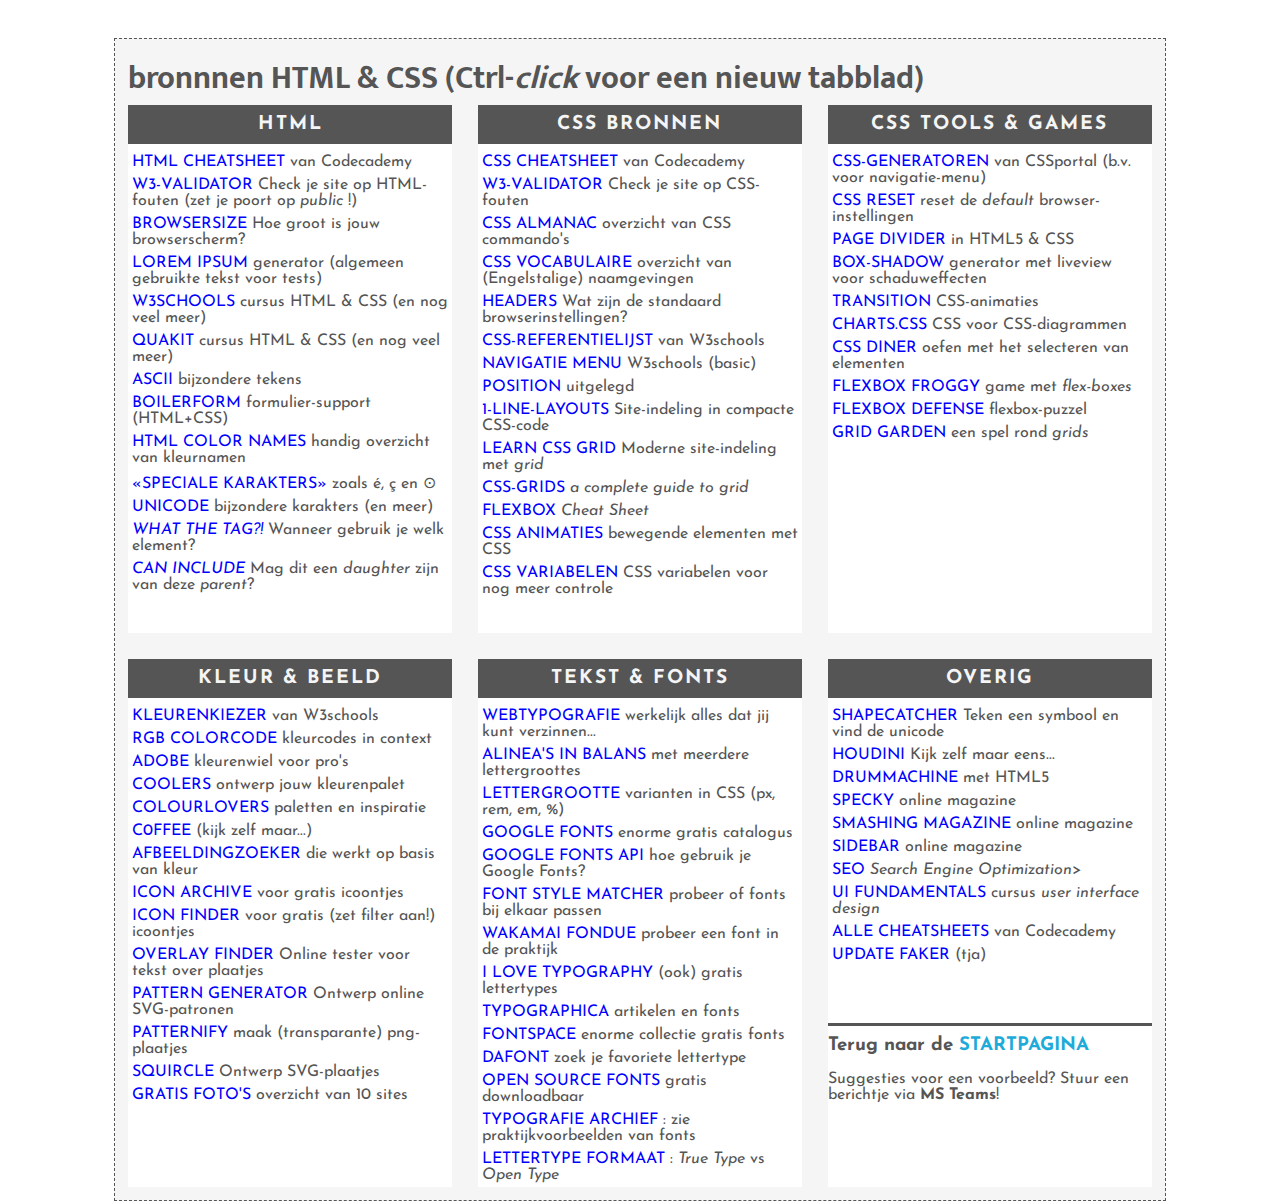
<file: bronnen/index.html>
<!DOCTYPE html>
<html lang="nl">
    <head>
        <meta charset="utf-8">
        <title>bronnen HTML & CSS</title>
        <link rel="stylesheet" href="https://fonts.googleapis.com/css?family=Mukta">
        <link rel="stylesheet" href="https://fonts.googleapis.com/css?family=Josefin+Sans">
        <link rel="stylesheet" href="bronnen.css">        
    </head>
    <body>
        <div id="container">
            <h1>bronnnen HTML & CSS (Ctrl-<em>click</em> voor een nieuw tabblad)</h1>
            <div id="grid-container">
                <div class="box a1">
                    <h2>HTML</h2>
                    <ul>
                        <!-- <li><a href=""></a> </li> -->
                        <li><a href="https://www.codecademy.com/learn/learn-html/modules/learn-html-elements/cheatsheet">HTML cheatsheet</a> van Codecademy</li>
                        <li><a href="https://validator.w3.org/nu/">W3-validator</a> Check je site op HTML-fouten (zet je poort op <em>public</em> !)</li>
                        <li><a href="https://www.webfx.com/tools/whats-my-browser-size/">browsersize</a> Hoe groot is jouw browserscherm?</li>
                        <li><a href="https://www.lipsum.com/">Lorem Ipsum</a> generator (algemeen gebruikte tekst voor tests)</li>
                        <li><a href="https://www.w3schools.com/html/default.asp">W3schools</a> cursus HTML & CSS (en nog veel meer)</li>
                        <li><a href="https://www.quackit.com/html/tutorial/">QuakIt</a> cursus HTML & CSS (en nog veel meer)</li>
                        <li><a href="https://ascii.cl/htmlcodes.htm">ASCII</a> bijzondere tekens</li>
                        <li><a href="https://boilerform.hankchizljaw.com/">Boilerform</a> formulier-support (HTML+CSS)</li>
                        <li><a href="https://htmlcolorcodes.com/color-names/">HTML color names</a> handig overzicht van kleurnamen</li>
                        <li><a href="https://dev.w3.org/html5/html-author/charref">&laquo;speciale karakters&raquo;</a> zoals &eacute;, &ccedil; en &odot;</li>
                        <li><a href="http://zuga.net/articles/">Unicode</a> bijzondere karakters (en meer)</li>
                        <li><a href="https://whatthetag.com/#/"><em>What the tag?!</em></a> Wanneer gebruik je welk element?</li>
                        <li><a href="https://caninclude.glitch.me/"><em>Can Include</em></a> Mag dit een <em>daughter</em> zijn van deze <em>parent</em>?</li>
                    </ul>
                </div>
                <div class="box b1">
                    <h2>CSS bronnen</h2>
                    <ul>
                        <li><a href="https://www.codecademy.com/learn/learn-css/modules/syntax-and-selectors/cheatsheet">CSS cheatsheet</a> van Codecademy</li>
                        <li><a href="https://jigsaw.w3.org/css-validator/">W3-validator</a> Check je site op CSS-fouten</li>
                        <li><a href="https://css-tricks.com/almanac/">CSS Almanac</a> overzicht van CSS commando's</li>
                        <li><a href="http://apps.workflower.fi/vocabs/css/en#selector">CSS vocabulaire</a> overzicht van (Engelstalige) naamgevingen</li>
                        <li><a href="http://zuga.net/articles/html-heading-elements/"> headers</a> Wat zijn de standaard browserinstellingen?</li>
                        <li><a href="https://www.w3schools.com/cssref/default.asp"> CSS-referentielijst</a> van W3schools</li>
                        <li><a href="https://www.w3schools.com/css/css_navbar.asp"> navigatie menu</a> W3schools (basic)</li>
                        <li><a href="https://www.freecodecamp.org/news/css-position-property-explained/">position</a> uitgelegd</li>
                        <li><a href="http://1linelayouts.glitch.me/">1-line-layouts</a> Site-indeling in compacte CSS-code</li>
                        <li><a href="https://learncssgrid.com/">Learn CSS Grid</a> Moderne site-indeling met <em>grid</em></li>
                        <li><a href="https://css-tricks.com/snippets/css/complete-guide-grid/">CSS-grids</a> <em>a complete guide to grid</em></li>
                        <li><a href="https://www.freecodecamp.org/news/flexbox-the-ultimate-css-flex-cheatsheet/">flexbox</a> <em>Cheat Sheet</em></li>
                        <li><a href="https://codersblock.com/blog/the-surprising-things-that-css-can-animate/">CSS animaties</a> bewegende elementen met CSS</li>
                        <li><a href="https://codersblock.com/blog/what-can-you-put-in-a-css-variable/">CSS variabelen</a> CSS variabelen voor nog meer controle</li>
                    </ul>
                </div>
                <div class="box c1">
                    <h2>CSS tools & games</h2>
                    <ul>
                        <li><a href="https://www.cssportal.com/css-generators.php">css-generatoren</a> van CSSportal (b.v. voor navigatie-menu)</li>
                        <li><a href="https://piccalil.li/blog/a-modern-css-reset/">CSS reset</a> reset de <em>default</em> browser-instellingen</li>
                        <li><a href="https://omatsuri.app/page-dividers">Page Divider</a> in HTML5 & CSS</li>
                        <li><a href="https://shadows.brumm.af/">Box-shadow</a> generator met liveview voor schaduweffecten</li>
                        <li><a href="https://www.freecodecamp.org/news/css-transition-examples/">transition</a> CSS-animaties</li>
                        <li><a href="https://chartscss.org/">Charts.css</a> CSS voor CSS-diagrammen</li>
                        <li><a href="https://flukeout.github.io/">CSS diner</a> oefen met het selecteren van elementen</li>
                        <li><a href="https://flexboxfroggy.com/#nl">Flexbox Froggy</a> game met <em>flex-boxes</em></li>
                        <li><a href="http://www.flexboxdefense.com/">Flexbox Defense</a> flexbox-puzzel</li>
                        <li><a href="https://cssgridgarden.com/#nl">Grid Garden</a> een spel rond <em>grids</em></li>
                    </ul>
                </div>
                <div class="box a2">
                    <h2>kleur & beeld</h2>
                    <ul>
                        <li><a href="https://www.w3schools.com/colors/colors_picker.asp">kleurenkiezer</a> van W3schools</li>
                        <li><a href="https://rgbcolorcode.com/">rgb colorcode</a> kleurcodes in context</li>
                        <li><a href="https://color.adobe.com/nl/create/color-wheel">Adobe</a> kleurenwiel voor pro's</li>
                        <li><a href="https://coolors.co/generate">Coolers</a> ontwerp jouw kleurenpalet</li>
                        <li><a href="https://www.colourlovers.com/">ColourLovers</a> paletten en inspiratie</li>
                        <li><a href="http://c0ffee.surge.sh/">c0ffee</a> (kijk zelf maar...)</li>
                        <li><a href="http://labs.tineye.com/">afbeeldingzoeker</a> die werkt op basis van kleur</li>
                        <li><a href="https://iconarchive.com/">Icon Archive</a> voor gratis icoontjes</li>
                        <li><a href="https://www.iconfinder.com/">Icon Finder</a> voor gratis (zet filter aan!) icoontjes</li>
                        <li><a href="https://codepen.io/yaphi1/pen/oNbEqGV">Overlay Finder</a> Online tester voor tekst over plaatjes</li>
                        <li><a href="https://notchris.net/patterns/">Pattern Generator</a> Ontwerp online SVG-patronen</li>
                        <li><a href="http://www.patternify.com/">Patternify</a> maak (transparante) png-plaatjes</li>
                        <li><a href="https://squircley.app/">Squircle</a> Ontwerp SVG-plaatjes</li>   
                        <li><a href="https://www.foleon.com/blog/best-free-business-stock-photo-websites">gratis foto's</a> overzicht van 10 sites</li>
                    </ul>
                </div>
                <div class="box b2">
                    <h2>tekst & fonts</h2>
                    <ul>
                        <li><a href="http://webtypography.net/toc/">WebTypografie</a> werkelijk alles dat jij kunt verzinnen...</li>
                        <li><a href="http://topfunky.com/baseline-rhythm-calculator/">alinea's in balans</a> met meerdere lettergroottes</li>
                        <li><a href="https://www.sitepoint.com/understanding-and-using-rem-units-in-css/">lettergrootte</a> varianten in CSS (px, rem, em, %)</li>
                        <li><a href="https://fonts.google.com/">Google Fonts</a> enorme gratis catalogus</li>
                        <li><a href="https://developers.google.com/fonts/docs/getting_started">Google Fonts API</a> hoe gebruik je Google Fonts?</li>
                        <li><a href="https://meowni.ca/font-style-matcher/">Font Style Matcher</a> probeer of fonts bij elkaar passen</li>
                        <li><a href="https://wakamaifondue.com/beta/">Wakamai Fondue</a> probeer een font in de praktijk</li>
                        <li><a href="https://fonts.ilovetypography.com/">I love typography</a> (ook) gratis lettertypes</li>
                        <li><a href="https://typographica.org/">Typographica</a> artikelen en fonts</li>
                        <li><a href="https://www.fontspace.com/">FontSpace</a> enorme collectie gratis fonts</li>
                        <li><a href="https://www.dafont.com/">DaFont</a> zoek je favoriete lettertype</li>
                        <li><a href="https://www.theleagueofmoveabletype.com/">Open Source Fonts</a> gratis downloadbaar</li>
                        <li><a href="https://fontsinuse.com/">Typografie Archief</a> : zie praktijkvoorbeelden van fonts</li>
                        <li><a href="https://www.makeuseof.com/tag/otf-vs-ttf-fonts-one-better/">lettertype formaat</a> : <em>True Type</em> vs <em>Open Type</em></li>
                    </ul>
                </div>
                <div class="box c2">
                    <h2>overig</h2>
                    <ul>
                        <li><a href="https://shapecatcher.com/">Shapecatcher</a> Teken een symbool en vind de unicode</li>
                        <li><a href="https://houdini.how/">Houdini</a> Kijk zelf maar eens...</li>
                        <li><a href="https://html5drummachine.com/virtual-drum-machine/">drummachine</a> met HTML5</li>
                        <li><a href="https://speckyboy.com/">Specky</a> online magazine</li>
                        <li><a href="https://www.smashingmagazine.com/">Smashing Magazine</a> online magazine</li>
                        <li><a href="https://sidebar.io/">SideBar</a> online magazine</li>
                        <li><a href="https://www.smashingmagazine.com/smashing-guide-search-engine-optimization/">SEO</a> <em>Search Engine Optimization</em>></li>
                        <li><a href="https://www.freecodecamp.org/news/learn-ui-design-fundamentals-with-this-free-one-hour-course/">UI fundamentals</a> cursus <em>user interface design</em></li>
                        <li><a href="https://www.codecademy.com/resources/cheatsheets/all">alle cheatsheets</a> van Codecademy</li>
                        <li><a href="https://updatefaker.com/windows10/BSOD.html">Update Faker</a> (tja)</li>
                    </ul>
                    <h3>Terug naar de <a href="../index.html">startpagina</a></h3>
                    <p>
                        Suggesties voor een voorbeeld? Stuur een berichtje via <strong>MS Teams</strong>!
                    </p>
                </div>
            </div>
        </div>
    </body>
</html>
</file>
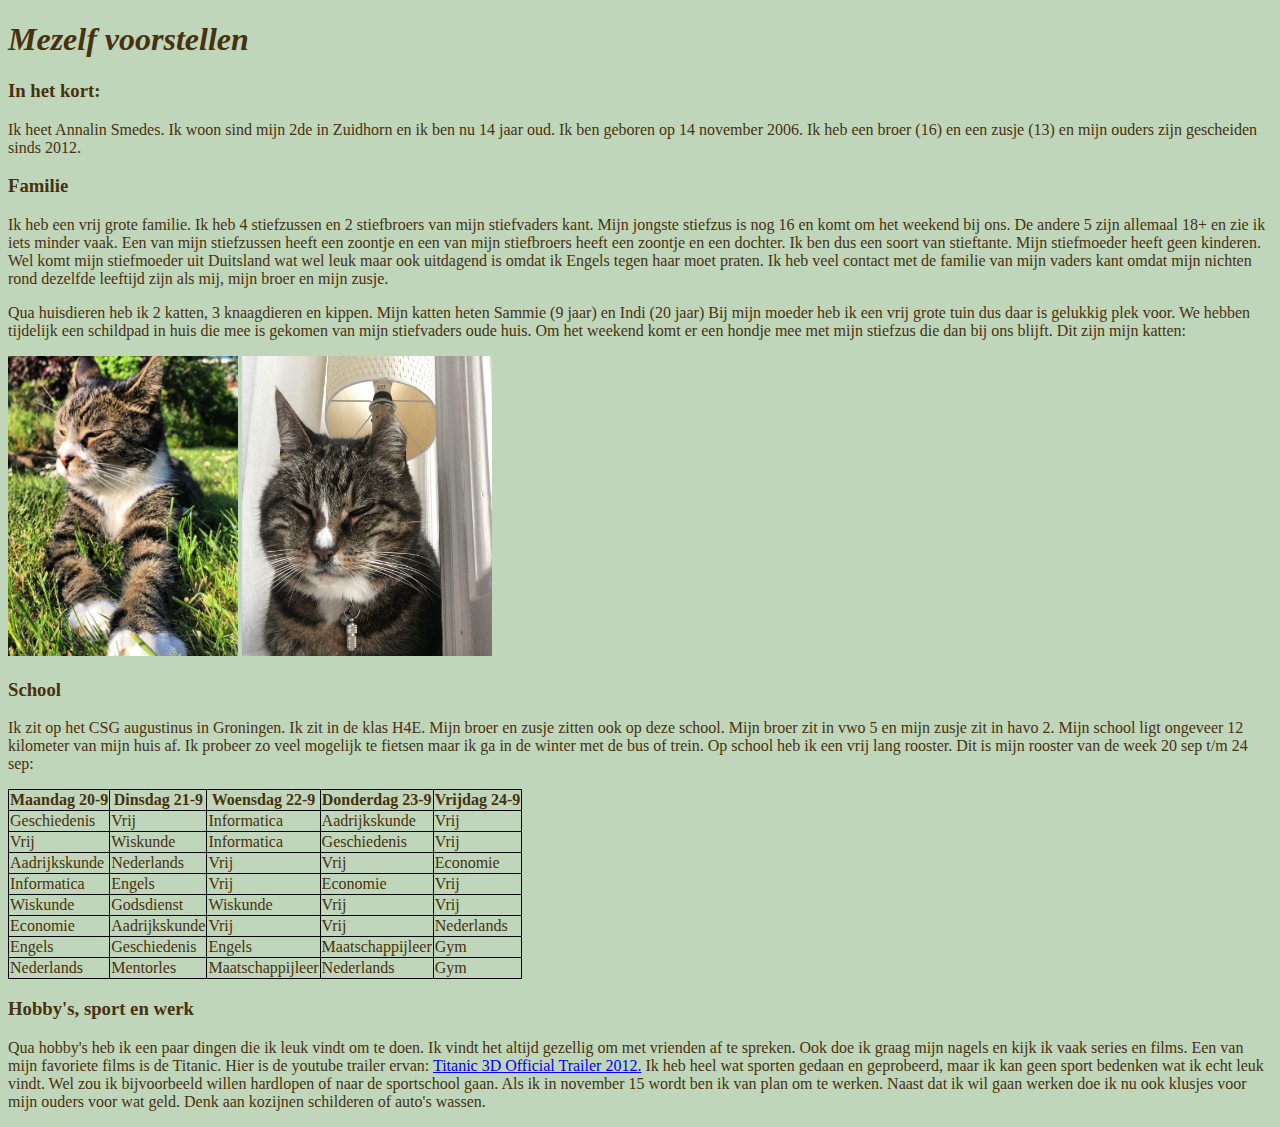
<file: overMij/index.html>
<!DOCTYPE html>
<html>
    <head>
        <title>About</title>
        <link rel="stylesheet" href="design.css">
    </head>
    <body>
        <h1>Mezelf voorstellen</h1>
        <h3>In het kort:</h3>
        <p>Ik heet Annalin Smedes. Ik woon sind mijn 2de in Zuidhorn en ik ben nu 14 jaar oud. Ik ben geboren op 14 november 2006. Ik heb een broer (16) en een zusje (13) en mijn ouders zijn gescheiden sinds 2012.</p>
        <h3>Familie</h3>
        <p>Ik heb een vrij grote familie. Ik heb 4 stiefzussen en 2 stiefbroers van mijn stiefvaders kant. Mijn jongste stiefzus is nog 16 en komt om het weekend bij ons. De andere 5 zijn allemaal 18+ en zie ik iets minder vaak. 
            Een van mijn stiefzussen heeft een zoontje en een van mijn stiefbroers heeft een zoontje en een dochter. Ik ben dus een soort van stieftante. 
            Mijn stiefmoeder heeft geen kinderen. Wel komt mijn stiefmoeder uit Duitsland wat wel leuk maar ook uitdagend is omdat ik Engels tegen haar moet praten. 
            Ik heb veel contact met de familie van mijn vaders kant omdat mijn nichten rond dezelfde leeftijd zijn als mij, mijn broer en mijn zusje.</p>
            <p>Qua huisdieren heb ik 2 katten, 3 knaagdieren en kippen. Mijn katten heten Sammie (9 jaar) en Indi (20 jaar) Bij mijn moeder heb ik een vrij grote tuin dus daar is gelukkig plek voor. We hebben tijdelijk een schildpad in huis die mee is gekomen van mijn stiefvaders oude huis.
                Om het weekend komt er een hondje mee met mijn stiefzus die dan bij ons blijft. Dit zijn mijn katten:</p>
                <img src="IMG_7206 (1).jpg" width="230" height="300"> <img src="IMG_7207.jpg" width="250" height="300">
                <h3>School</h3>
                <p>Ik zit op het CSG augustinus in Groningen. Ik zit in de klas H4E. Mijn broer en zusje zitten ook op deze school. Mijn broer zit in vwo 5 en mijn zusje zit in havo 2.
                     Mijn school ligt ongeveer 12 kilometer van mijn huis af. Ik probeer zo veel mogelijk te fietsen maar ik ga in de winter met de bus of trein. Op school heb ik een vrij lang rooster. Dit is mijn rooster van de week 20 sep t/m 24 sep:</p>
                     <table>
                         <tr>
                            <th>Maandag 20-9</th>
                            <th>Dinsdag 21-9</th>
                            <th>Woensdag 22-9</th>
                            <th>Donderdag 23-9</th>
                            <th>Vrijdag 24-9</th>
                         </tr>
                         <tr>
                             <td>Geschiedenis</td>
                             <td>Vrij</td>
                             <td>Informatica</td>
                             <td>Aadrijkskunde</td>
                             <td>Vrij</td>
                         </tr>
                         <tr>
                             <td>Vrij</td>
                             <td>Wiskunde</td>
                             <td>Informatica</td>
                             <td>Geschiedenis</td>
                             <td>Vrij</td>
                         </tr>
                         <tr>
                             <td>Aadrijkskunde</td>
                             <td>Nederlands</td>
                             <td>Vrij</td>
                             <td>Vrij</td>
                             <td>Economie</td>                        
                        </tr>
                        <tr>
                            <td>Informatica</td>
                            <td>Engels</td>
                            <td>Vrij</td>
                            <td>Economie</td>
                            <td>Vrij</td>
                        </tr>
                        <tr>
                            <td>Wiskunde</td>
                            <td>Godsdienst</td>
                            <td>Wiskunde</td>
                            <td>Vrij</td>
                            <td>Vrij</td>
                        </tr>
                        <tr>
                            <td>Economie</td>
                            <td>Aadrijkskunde</td>
                            <td>Vrij</td>
                            <td>Vrij</td>
                            <td>Nederlands</td>
                        </tr>
                        <tr>
                            <td>Engels</td>
                            <td>Geschiedenis</td>
                            <td>Engels</td>
                            <td>Maatschappijleer</td>
                            <td>Gym</td>
                        </tr>
                        <tr>
                            <td>Nederlands</td>
                            <td>Mentorles</td>
                            <td>Maatschappijleer</td>
                            <td>Nederlands</td>
                            <td>Gym</td>
                        </tr>
                     </table>

               <h3>Hobby's, sport en werk</h3>     
               <p>Qua hobby's heb ik een paar dingen die ik leuk vindt om te doen. Ik vindt het altijd gezellig om met vrienden af te spreken. Ook doe ik graag mijn nagels en kijk ik vaak series en films.
                   Een van mijn favoriete films is de Titanic. Hier is de youtube trailer ervan:
                   <a href="https://www.youtube.com/watch?v=ZQ6klONCq4s" target="_blank">Titanic 3D Official Trailer 2012.</a> 
                   Ik heb heel wat sporten gedaan en geprobeerd, maar ik kan geen sport bedenken wat ik echt leuk vindt. Wel zou ik bijvoorbeeld willen hardlopen of naar de sportschool gaan.
                   Als ik in november 15 wordt ben ik van plan om te werken. Naast dat ik wil gaan werken doe ik nu ook klusjes voor mijn ouders voor wat geld. Denk aan kozijnen schilderen of auto's wassen.</p> 
    </body>
</html>
</file>
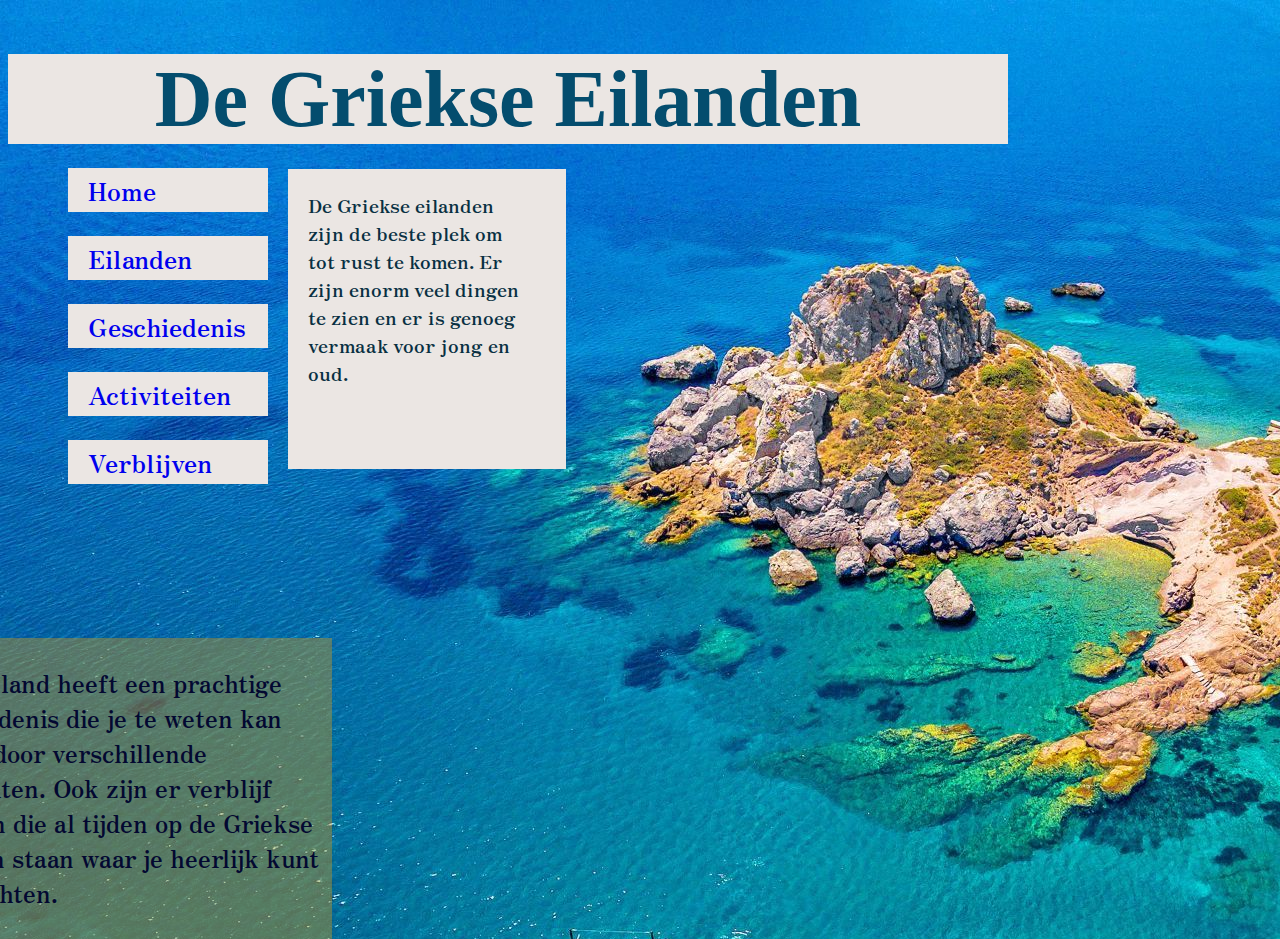
<file: PO/index.html>
<!DOCTYPE html>
<html>
    <title>De Griekse Eilanden</title>
    <head>
    <link rel="stylesheet" href="css/vormgeving.css">
    <link rel="stylesheet" href="https://fonts.googleapis.com/css2?family=Zen+Antique&display=swap">
</head> 

    <body>
        <div id="container">
        <div id= "sticky">
            <h1>De Griekse Eilanden</h1>
        </div>
        <div id="wassup">

        <div id="button">
            <ul>
                <li><a href="index.html">Home</a></li>
                <li><a href="Eilanden.html">Eilanden</a></li>
                <li><a href="Geschiedenis.html">Geschiedenis</a></li>
                <li><a href="Activiteiten.html">Activiteiten</a></li>
                <li><a href="Verblijven.html">Verblijven</a></li>
            </ul>
        </div>

        <div id="aes" >
            <p>De Griekse eilanden zijn de beste plek om tot rust te komen. Er zijn enorm veel dingen te zien en er is genoeg vermaak voor jong en oud. </p>
        </div>

        <div id="second">
            <p>Griekenland heeft een prachtige Geschiedenis die je te weten kan komen door verschillende activiteiten. Ook zijn er verblijf plaatsen die al tijden op de Griekse eilanden staan waar je heerlijk kunt overnachten.</p>
        </div>

    </div> 
    </div>
 </body>
</html>
</file>
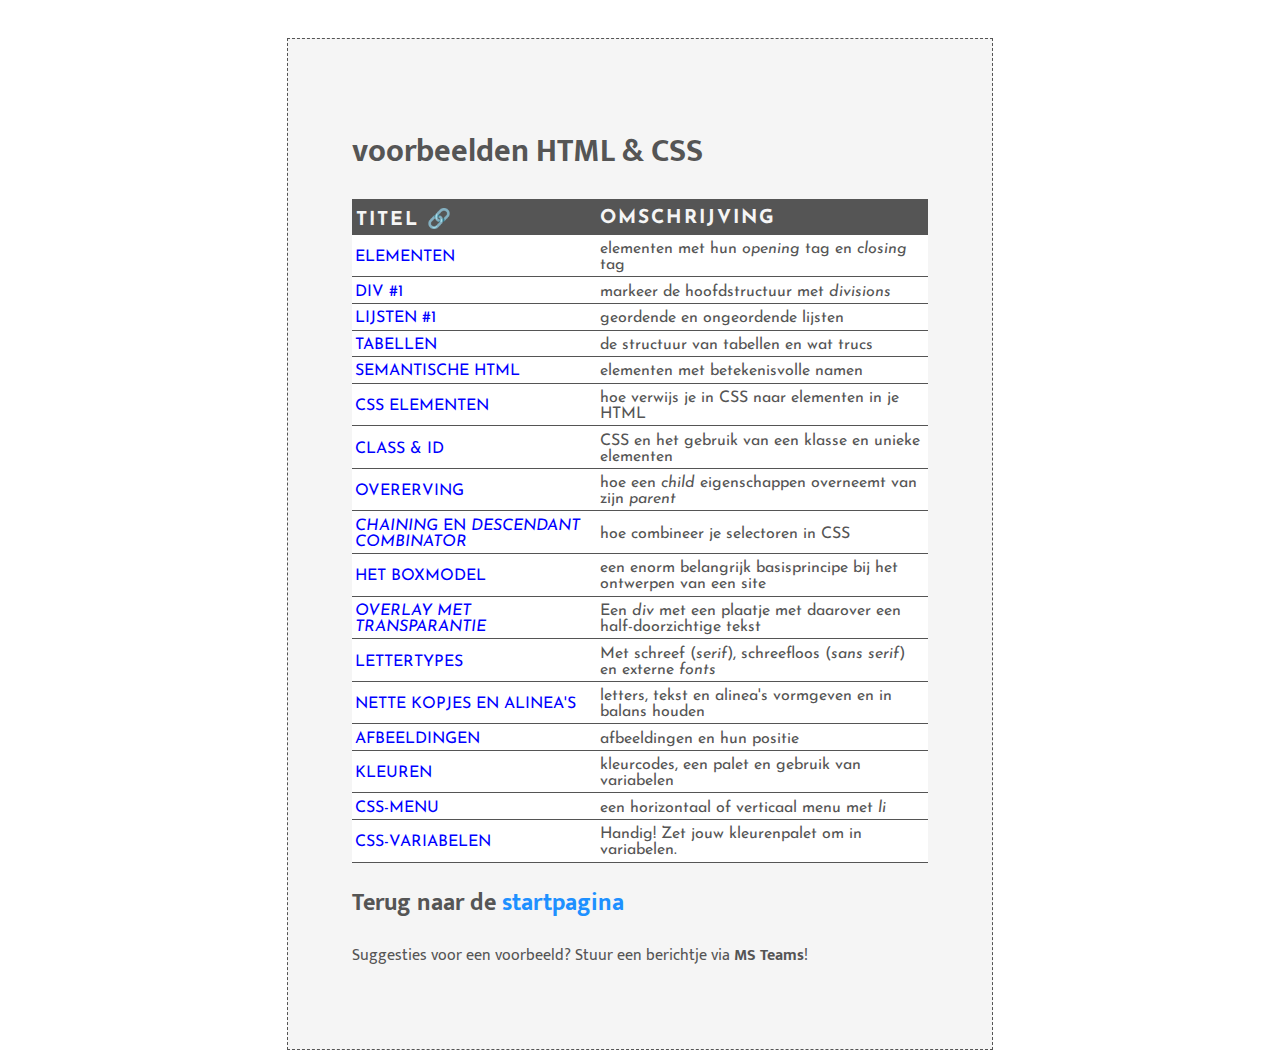
<file: voorbeeldenVanVNR/index.html>
<!DOCTYPE html>
<html lang="nl">
    <head>
        <meta charset="utf-8">
        <title>voorbeelden HTML&CSS</title>
        <link rel="stylesheet" href="https://fonts.googleapis.com/css?family=Mukta">
        <link rel="stylesheet" href="https://fonts.googleapis.com/css?family=Josefin+Sans">
        <link rel="stylesheet" href="css/vb.css">
    </head>
    <body>
        <div id="container">
            <h1>voorbeelden HTML & CSS</h1>
            <table>
              <thead>
                  <tr>
                      <th>titel &#128279;</th>
                      <th>omschrijving</th>
                  </tr>
              </thead>
              <tbody>
                  <tr>
                      <td><a href="elementen/elementen.html" target="_blank">elementen</a></td>
                      <td>elementen met hun <em>opening</em> tag en <em>closing</em> tag</td>
                  </tr>
                  <tr>
                      <td><a href="div1/div1.html" target="_blank">div #1</a></td>
                      <td>markeer de hoofdstructuur met <em>divisions</em></td>
                  </tr>
                  <tr>
                    <td><a href="lijst1/lijst1.html" target="_blank">lijsten #1</a></td>
                    <td>geordende en ongeordende lijsten</td>
                </tr>
                  <tr>
                      <td><a href="tabellen/tabellen.html" target="_blank">tabellen</a></td>
                      <td>de structuur van tabellen en wat trucs</td>
                  </tr>
                  <tr>
                    <td><a href="semantisch/semantisch.html" target="_blank">semantische HTML</a></td>
                    <td>elementen met betekenisvolle namen</td>
                  </tr>
                  <tr>
                    <td><a href="css1/css1.html" target="_blank">CSS elementen</a></td>
                    <td>hoe verwijs je in CSS naar elementen in je HTML</td>
                </tr>
                  <tr>
                    <td><a href="classID/classID.html" target="_blank">class & ID</a></td>
                    <td>CSS en het gebruik van een klasse en unieke elementen</td>
                </tr>
                <tr>
                    <td><a href="overerving/overerving.html" target="_blank">overerving</a></td>
                    <td>hoe een <em>child</em> eigenschappen overneemt van zijn <em>parent</em></td>
                </tr>
                <tr>
                    <td><a href="combi/combi.html" target="_blank"><em>chaining</em> en <em>descendant combinator</em></a></td>
                    <td>hoe combineer je selectoren in CSS</td>
                </tr>
                <tr>
                    <td><a href="boxmodel/boxmodel.html" target="_blank">het boxmodel</a></td>
                    <td>een enorm belangrijk basisprincipe bij het ontwerpen van een site</td>
                </tr>
                <tr>
                    <td><a href="overlay/overlay.html" target="_blank"><em>overlay</em> <em>met transparantie</em></a></td>
                    <td>Een <em>div</em> met een plaatje met daarover een half-doorzichtige tekst</td>
                </tr>
                <tr>
                    <td><a href="fonts/fonts.html" target="_blank">lettertypes</a></td>
                    <td>Met schreef (<em>serif</em>), schreefloos (<em>sans serif</em>) en externe <em>fonts</em></td>
                </tr>
                <tr>
                    <td><a href="tekst/tekst.html" target="_blank">nette kopjes en alinea's</a></td>
                    <td>letters, tekst en alinea's vormgeven en in balans houden</td>
                </tr>
                <tr>
                    <td><a href="afbeeldingen/afbeeldingen.html" target="_blank">afbeeldingen</a></td>
                    <td>afbeeldingen en hun positie</td>
                </tr>
                <tr>
                    <td><a href="kleur/kleur.html" target="_blank">kleuren</a></td>
                    <td>kleurcodes, een palet en gebruik van variabelen</td>
                </tr>
                <tr>
                    <td><a href="menu/menu.html" target="_blank">CSS-menu</a></td>
                    <td>een horizontaal of verticaal menu met <em>li</em></td>
                </tr>
                <tr>
                    <td><a href="variabelen/variabelen.html" target="_blank">CSS-variabelen</a></td>
                    <td>Handig! Zet jouw kleurenpalet om in variabelen.</td>
                </tr>
               </tbody>
          </table>
          <h2>Terug naar de <a href="../index.html">startpagina</a></h2>
          <p>
              Suggesties voor een voorbeeld? Stuur een berichtje via <strong>MS Teams</strong>!
          </p>
        </div>
    </body>
</html>
</file>
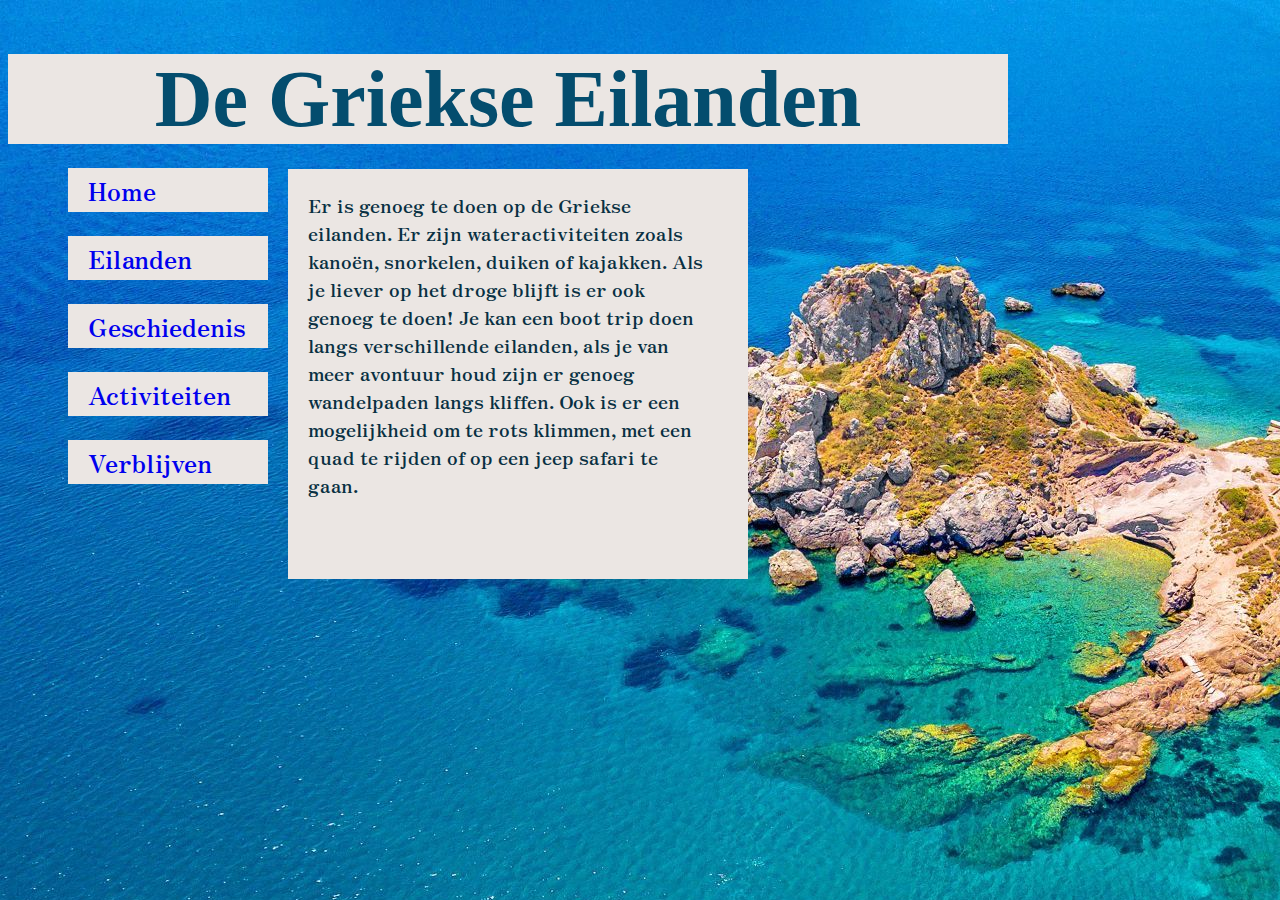
<file: PO/Activiteiten.html>
<!DOCTYPE html>
<html>
    <title>Griekse Eilanden</title>
    <head>
    <link rel="stylesheet" href="css/vormgeving.css">
    <link rel="stylesheet" href="https://fonts.googleapis.com/css2?family=Zen+Antique&display=swap">
</head> 

    <body>
        <div id="container">

                <div id= "sticky">
                    <h1>De Griekse Eilanden</h1>
                </div>
            <div id="wassup">

                <div id="button">
                    <ul>
                        <li><a href="index.html">Home</a></li>
                        <li><a href="Eilanden.html">Eilanden</a></li>
                        <li><a href="Geschiedenis.html">Geschiedenis</a></li>
                        <li><a href="Activiteiten.html">Activiteiten</a></li>
                        <li><a href="Verblijven.html">Verblijven</a></li>
                    </ul>
                </div>

                <div id="aes2" >
                    <p>Er is genoeg te doen op de Griekse eilanden. Er zijn wateractiviteiten zoals kano&eumln, snorkelen, duiken of kajakken. Als je liever op het droge blijft is er ook genoeg te doen! Je kan een boot trip doen langs verschillende eilanden, als je van meer avontuur houd zijn er genoeg wandelpaden langs kliffen. Ook is er een mogelijkheid om te rots klimmen, met een quad te rijden of op een jeep safari te gaan.</p> 
                </div>

                <div id="fifth">
                    <img src="images/boot.jpg" alt="Zakynthos" width="380" height="270">
                </div>

            </div> 
        </div>
    </body>
</html>
</file>
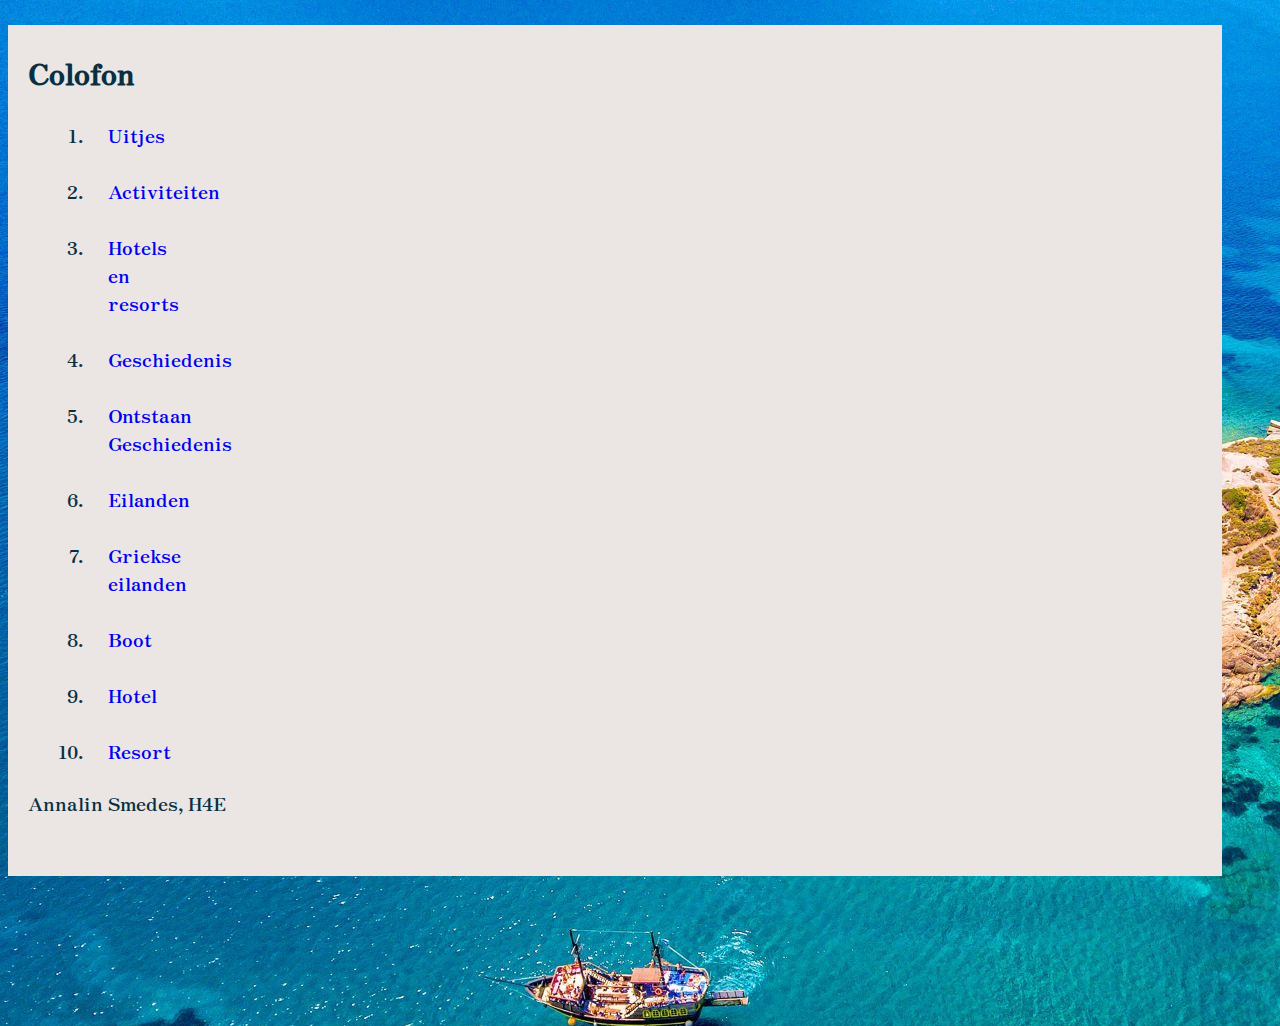
<file: PO/colofon.html>
<!DOCTYPE html>
<head>
    <title>De Griekse Eilanden</title>
    <link rel="stylesheet" href="css/vormgeving.css">
    <link rel="stylesheet" href="https://fonts.googleapis.com/css2?family=Zen+Antique&display=swap">
</head>
<body>
    <div id="aes">
        <h2>Colofon</h2>
        <ol>
            <li><a href="https://www.adventuretickets.nl/product-categorie/griekenland/" target="_blank">Uitjes</a></li>
            <li><a href=" https://www.novasol.nl/vakantiehuis/griekenland/leuke-tips-voor-activiteiten-in-griekenland" target="_blank">Activiteiten</a></li>
            <li><a href="https://www.holidayguru.nl/travel-magazine/mooiste-hotels-van-griekenland/" target="_blankl">Hotels en resorts</a></li>
            <li><a href="https://reisnaargriekenland.nl/griekenland-vakantie-boeken-vliegtickets-kreta-athene/geschiedenis-strandvakantie-zon/geschiedenis-van-de-griekse-eilanden/" target="_blank">Geschiedenis</a></li>
            <li><a href="https://www.gea-geologie.nl/college-van-de-maand/college-van-de-maand-griekenland" target="_blank">Ontstaan Geschiedenis<a></li>
            <li><a href="https://www.grieksegids.nl/griekse-eilanden.php" target="_blank">Eilanden</a></li>   
            <li><a href= "https://www.google.com/imgres?imgurl=https%3A%2F%2Fwww.grieksegids.nl%2Fgriekenland%2Fkaart%2Fgriekenland-kaart.gif&imgrefurl=https%3A%2F%2Fwww.grieksegids.nl%2Fgriekse-eilanden.php&tbnid=j6ab22x4WWkgbM&vet=12ahUKEwiA8ejI_O3zAhXthv0HHYRHAmEQMygEegUIARC1AQ..i&docid=5pevq5VAV_yKgM&w=760&h=766&q=griekse%20eilanden&ved=2ahUKEwiA8ejI_O3zAhXthv0HHYRHAmEQMygEegUIARC1AQ" target="_blank">Griekse eilanden</a></li>
            <li><a href="https://www.google.com/url?sa=i&url=https%3A%2F%2Fwww.top10bezienswaardigheden.nl%2Fgriekenland%2Fzakynthos.htm&psig=AOvVaw0TnMYK8gKOBaKdPLeXh3vp&ust=1635540305811000&source=images&cd=vfe&ved=0CAsQjRxqFwoTCOiokPn87fMCFQAAAAAdAAAAABAU" target="_blank">Boot</a></li>
            <li><a href="https://cdn.holidayguru.nl/wp-content/uploads/2019/08/HG_NL_Hotelscombined_Cavo_Vezal4.jpg" target="_blank">Hotel</a></li>
            <li><a href="https://www.holidayguru.nl/goto/HGNL-COR-Stella-Island8/76334/" target="_blank">Resort</a></li>
        </ol>
        <p>Annalin Smedes, H4E</p>
    </div>
</body>
</html>
</file>
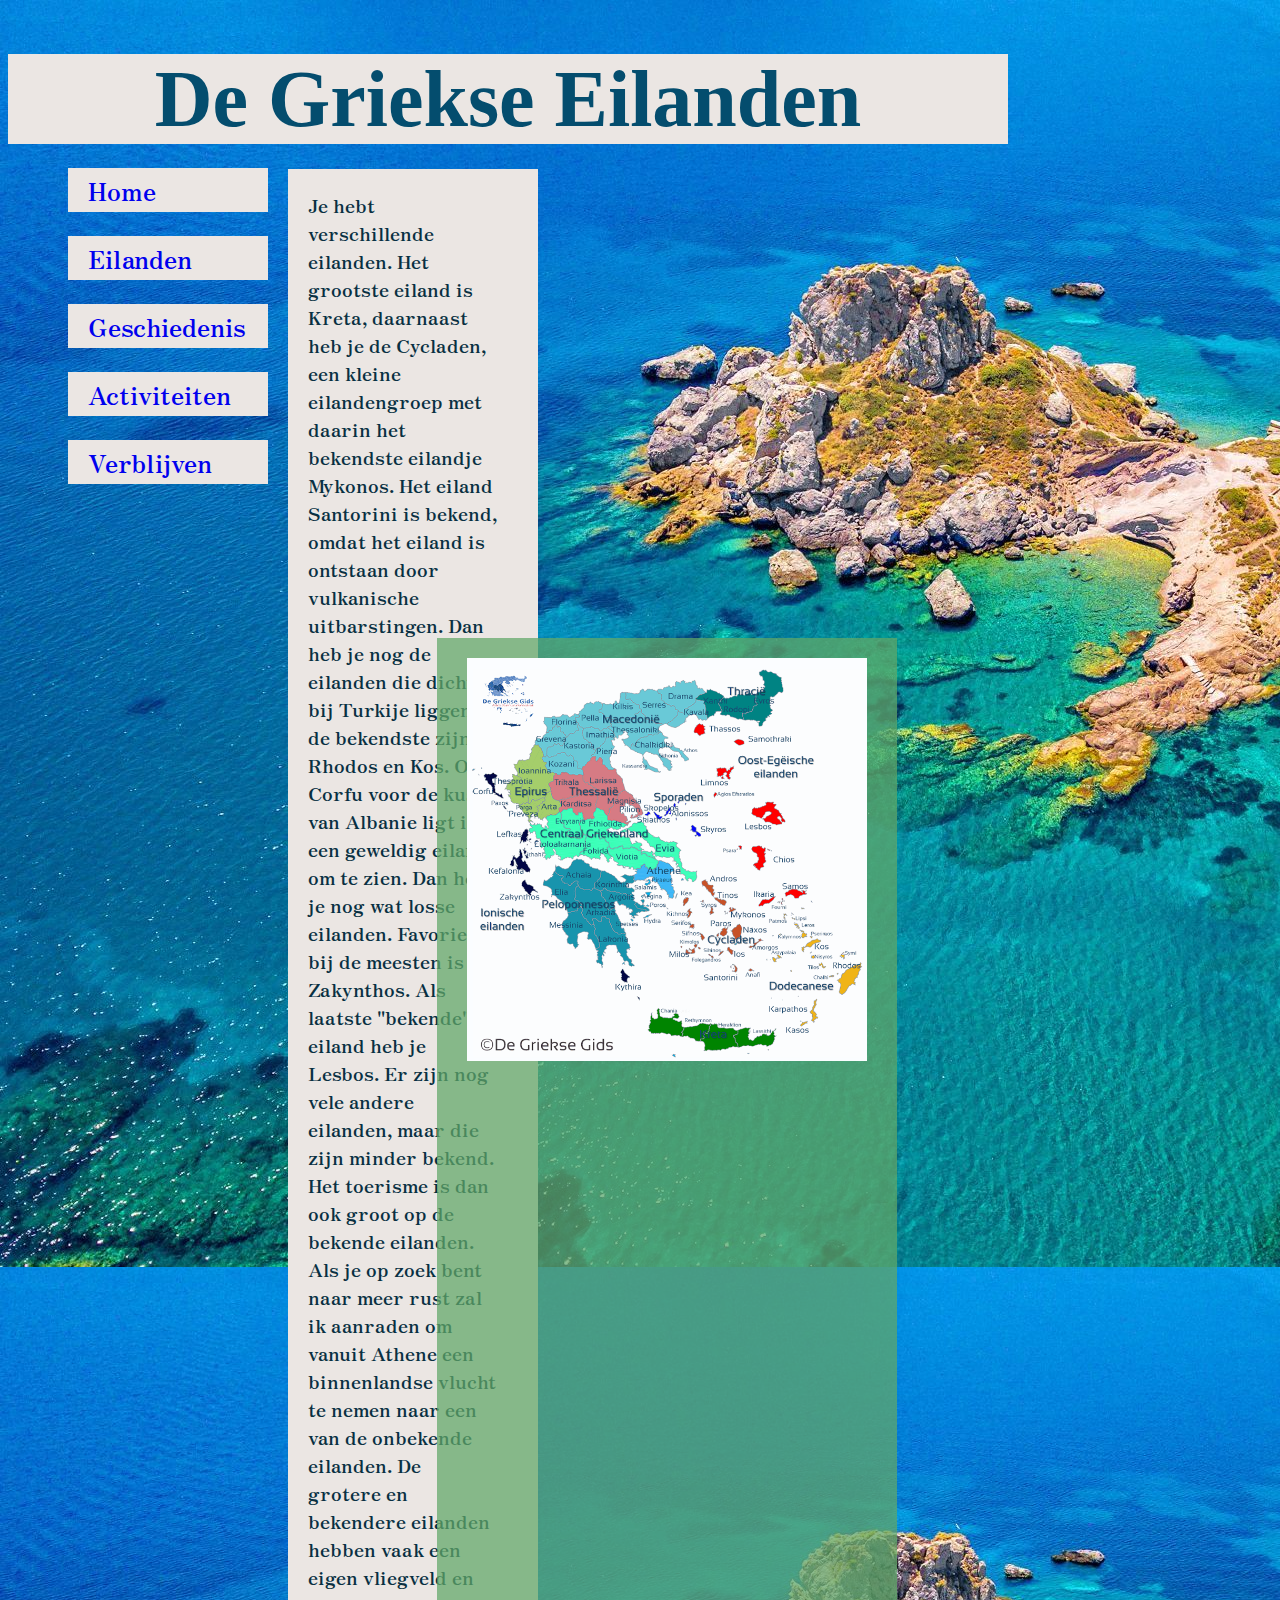
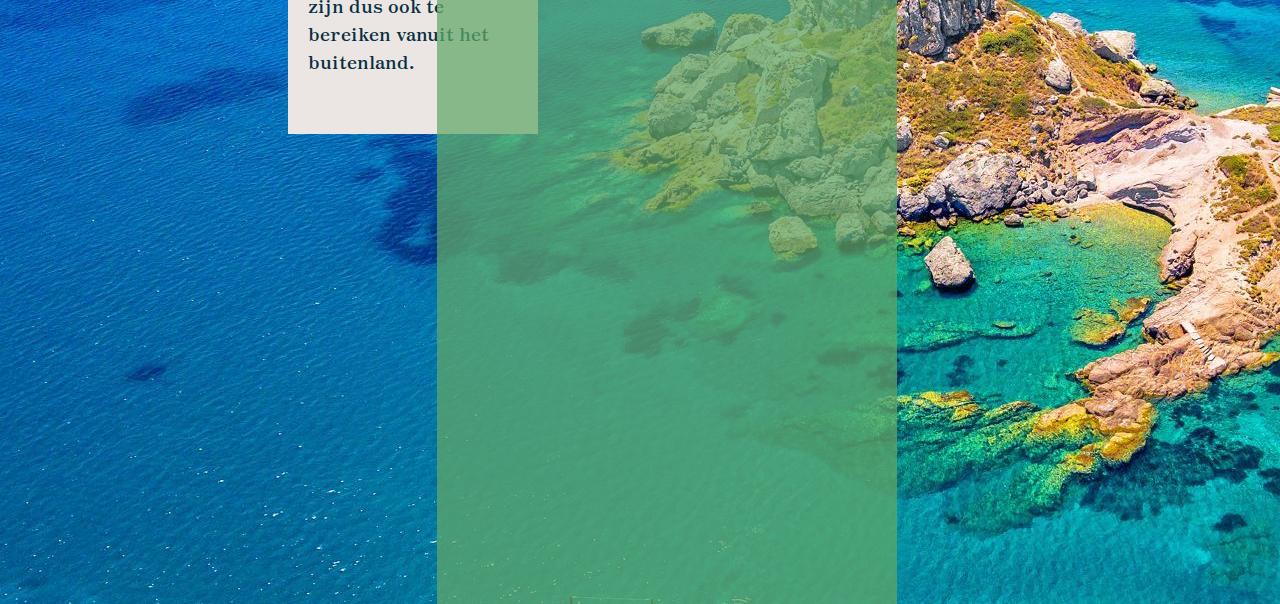
<file: PO/Eilanden.html>
<!DOCTYPE html>
<html>
    <title>Griekse Eilanden</title>
    <head>
    <link rel="stylesheet" href="css/vormgeving.css">
    <link rel="stylesheet" href="https://fonts.googleapis.com/css2?family=Zen+Antique&display=swap">
</head> 

    <body>
        <div id="container">
        <div id= "sticky">
            <h1>De Griekse Eilanden</h1>
        </div>
        <div id="wassup">

        <div id="button">
            <ul>
                <li><a href="index.html">Home</a></li>
                <li><a href="Eilanden.html">Eilanden</a></li>
                <li><a href="Geschiedenis.html">Geschiedenis</a></li>
                <li><a href="Activiteiten.html">Activiteiten</a></li>
                <li><a href="Verblijven.html">Verblijven</a></li>
            </ul>
        </div>

        <div id="aes" >
            <p>Je hebt verschillende eilanden. Het grootste eiland is Kreta, daarnaast heb je de Cycladen, een kleine eilandengroep met daarin het bekendste eilandje Mykonos. Het eiland Santorini is bekend, omdat het eiland is ontstaan door vulkanische uitbarstingen. Dan heb je nog de eilanden die dicht bij Turkije liggen, de bekendste zijn Rhodos en Kos. Ook Corfu voor de kust van Albanie ligt is een geweldig eiland om te zien. Dan heb je nog wat losse eilanden. Favoriet bij de meesten is Zakynthos. Als laatste "bekende" eiland heb je Lesbos. Er zijn nog vele andere eilanden, maar die zijn minder bekend. Het toerisme is dan ook groot op de bekende eilanden. Als je op zoek bent naar meer rust zal ik aanraden om vanuit Athene een binnenlandse vlucht te nemen naar een van de onbekende eilanden. De grotere en bekendere eilanden hebben vaak een eigen vliegveld en zijn dus ook te bereiken vanuit het buitenland.</p>
        </div>

        <div id="third">
            <img src="images/griekenland kaart.gif" alt="kaart" width="400" length="400">
        </div>

    </div> 
    </div>
 </body>
</html>
</file>
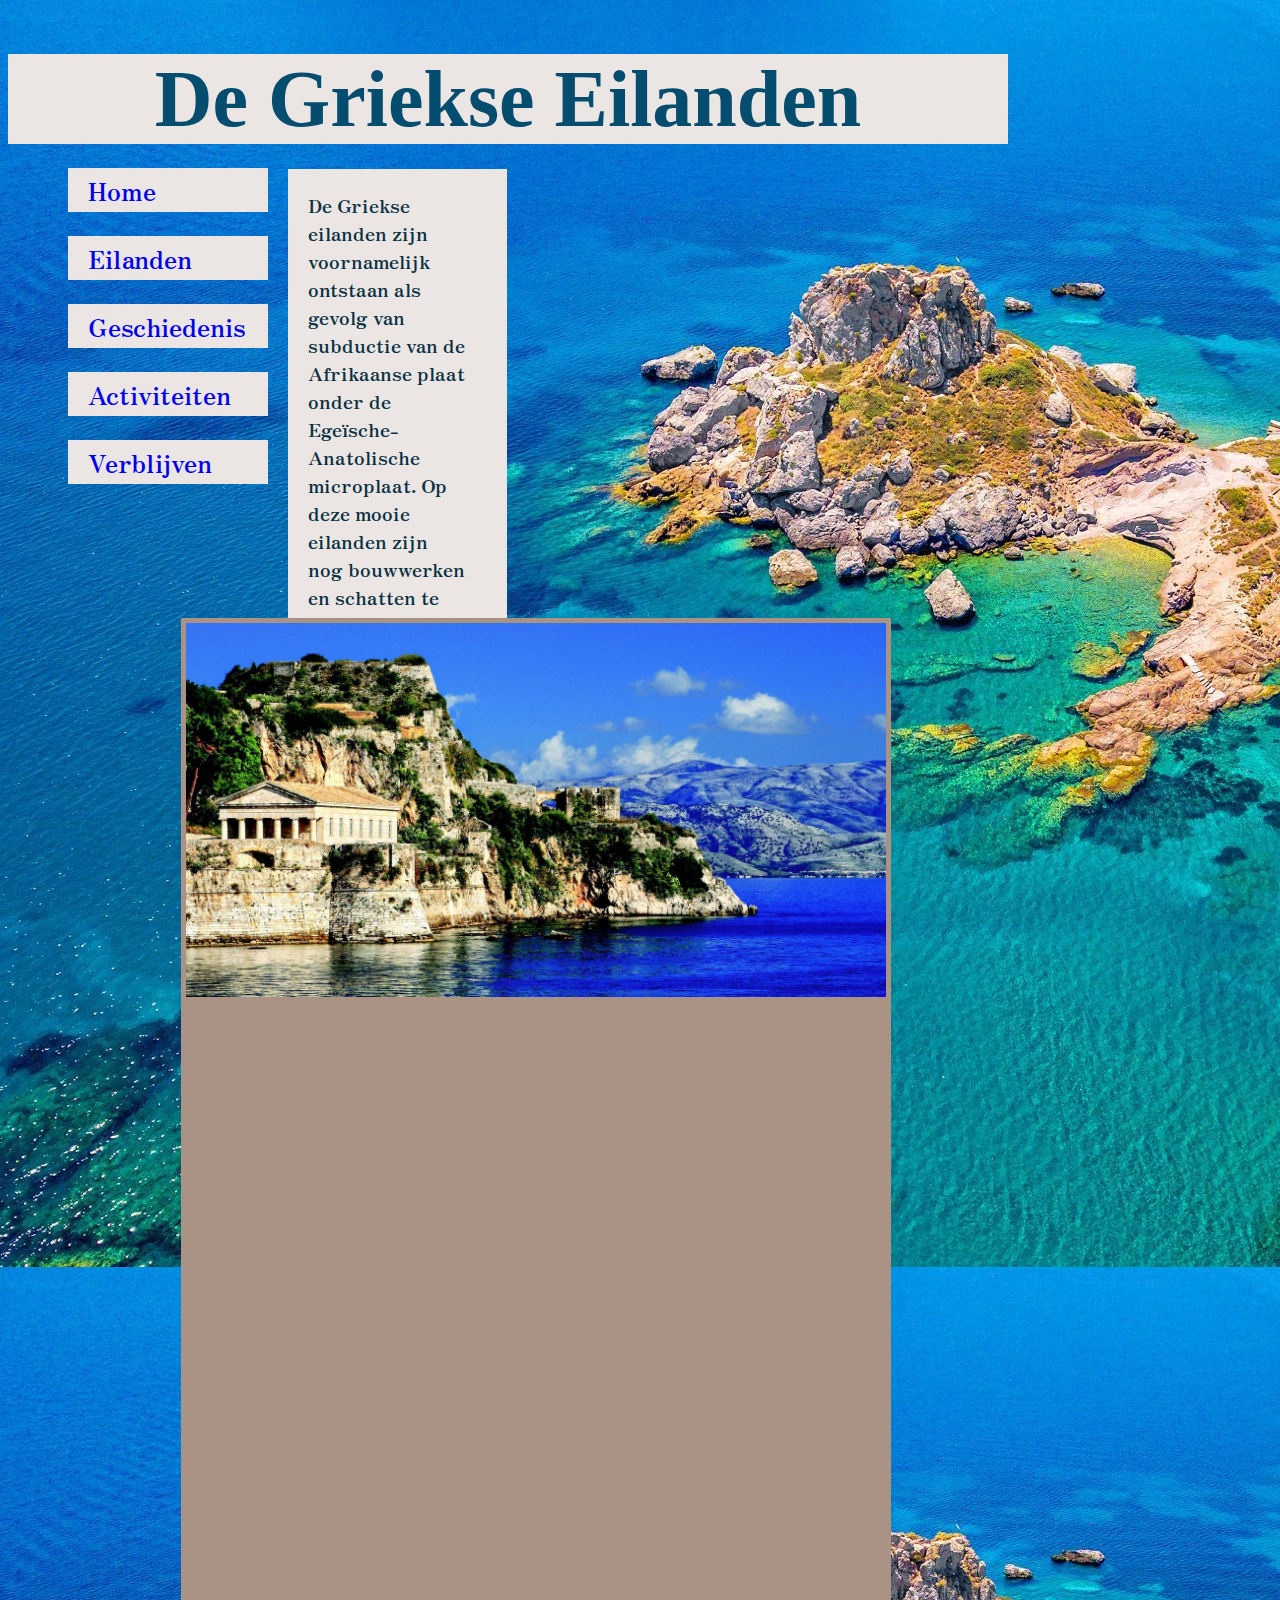
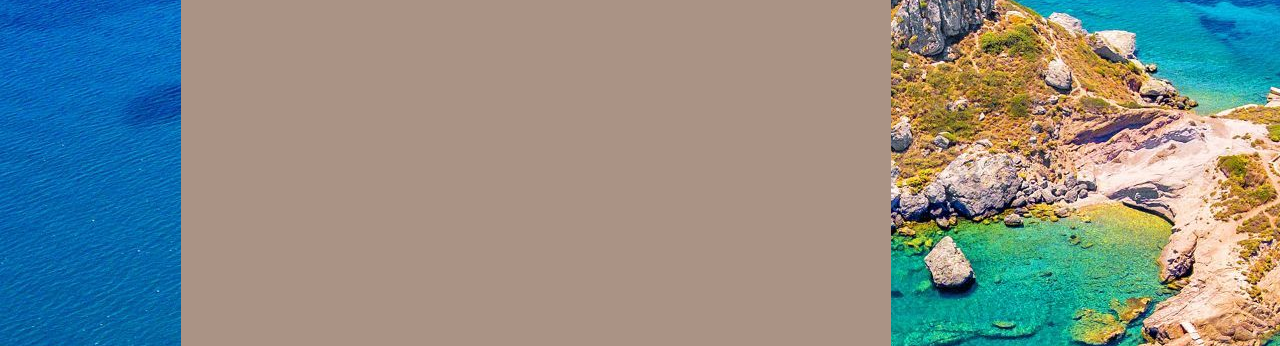
<file: PO/Geschiedenis.html>
<!DOCTYPE html>
<html>
    <title>Griekse Eilanden</title>
    <head>
    <link rel="stylesheet" href="css/vormgeving.css">
    <link rel="stylesheet" href="https://fonts.googleapis.com/css2?family=Zen+Antique&display=swap">
</head> 

    <body>
        <div id="container">
        <div id= "sticky">
            <h1>De Griekse Eilanden</h1>
        </div>
        <div id="wassup">

        <div id="button">
            <ul>
                <li><a href="index.html">Home</a></li>
                <li><a href="Eilanden.html">Eilanden</a></li>
                <li><a href="Geschiedenis.html">Geschiedenis</a></li>
                <li><a href="Activiteiten.html">Activiteiten</a></li>
                <li><a href="Verblijven.html">Verblijven</a></li>
            </ul>
        </div>

        <div id="aes" >
            <p>De Griekse eilanden zijn voornamelijk ontstaan als gevolg van subductie van de Afrikaanse plaat onder de Ege&iumlsche-Anatolische microplaat. Op deze mooie eilanden zijn nog bouwwerken en schatten te bewonderen uit de tijd van wel 6 duizend jaar voor Christus. Tempels, Venetiaanse vissersstadjes en ru&iumlnes uit de oudheid, zijn niet het enige wat je hier kunt bewonderen.
                Bijvoorbeeld: Rethymnon op Kreta, een van de prachtig overgebleven Venetiaanse vissersplaatsjes, Het archeologisch museum Iraklion op Kreta en De Artemis Tempel op Corfu.</p>
        </div>

        <div id="fourth">
            <img src="images/tempel.jpg" alt="Tempel" width="700" length="550">
        </div>

    </div> 
    </div>
 </body>
</html>
</file>
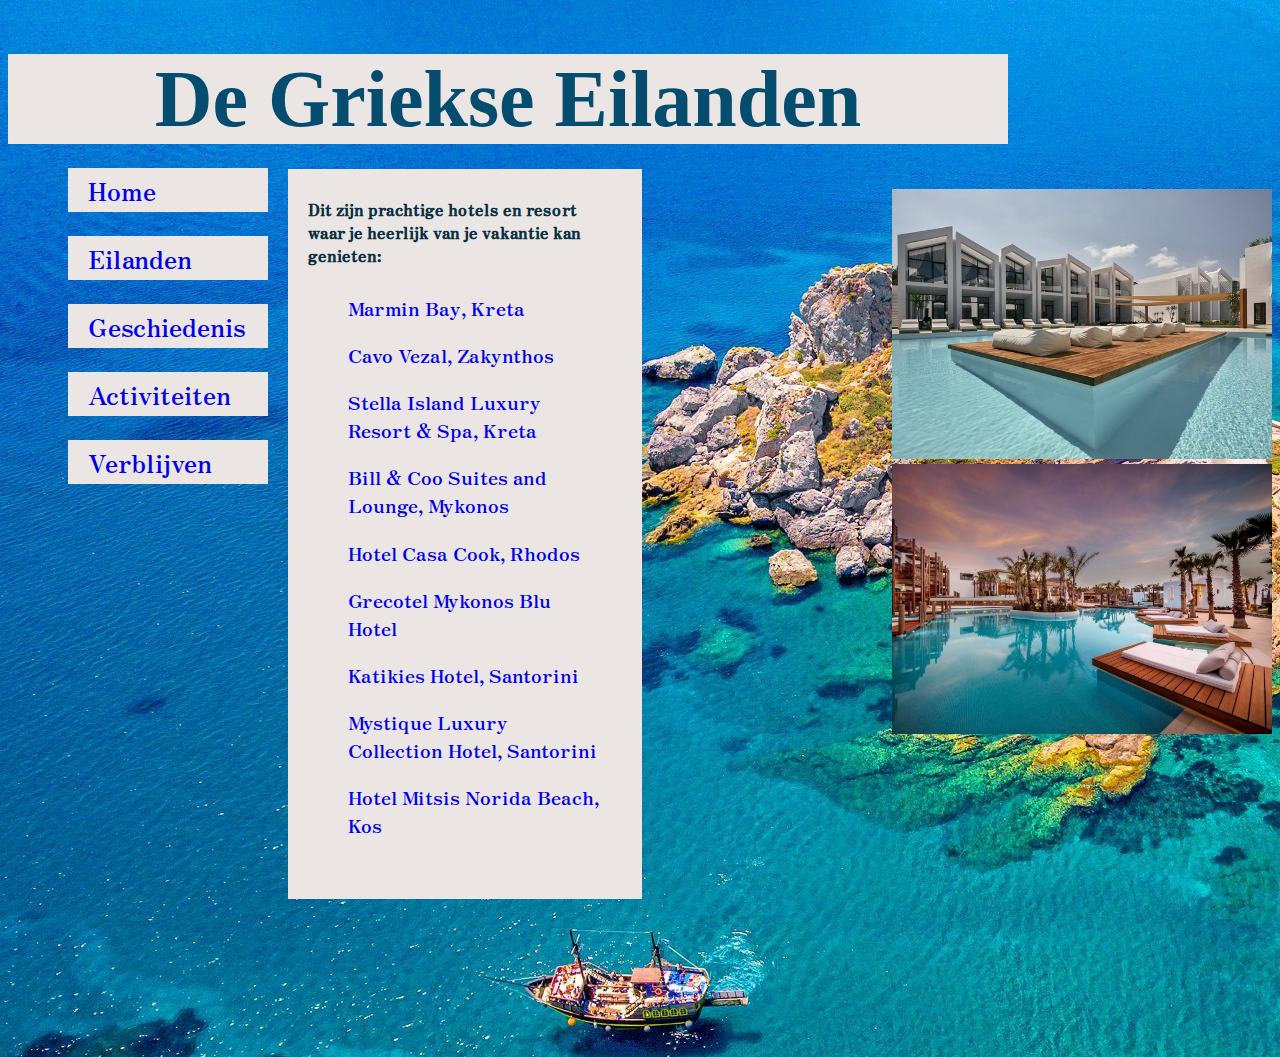
<file: PO/Verblijven.html>
<!DOCTYPE html>
<html>
    <title>Griekse Eilanden</title>
    <head>
    <link rel="stylesheet" href="css/vormgeving.css">
    <link rel="stylesheet" href="https://fonts.googleapis.com/css2?family=Zen+Antique&display=swap">
</head> 

    <body>
        <div id="container">
            <div id= "sticky">
                <h1>De Griekse Eilanden</h1>
            </div>
            <div id="wassup">

            <div id="button">
                <ul>
                <li><a href="index.html">Home</a></li>
                <li><a href="Eilanden.html">Eilanden</a></li>
                <li><a href="Geschiedenis.html">Geschiedenis</a></li>
                <li><a href="Activiteiten.html">Activiteiten</a></li>
                <li><a href="Verblijven.html">Verblijven</a></li>
                </ul>
            </div>

                <div id="aes" >
                    <h5>Dit zijn prachtige hotels en resort waar je heerlijk van je vakantie kan genieten:</h3>
                    <ul><a href="Verblijven.html">Marmin Bay, Kreta</a></ul>
                    <ul><a href="Verblijven.html">Cavo Vezal, Zakynthos</a></ul>
                    <ul><a href="Verblijven.html">Stella Island Luxury Resort & Spa, Kreta</a></ul>
                    <ul><a href="Verblijven.html">Bill & Coo Suites and Lounge, Mykonos</a></ul>
                    <ul><a href="Verblijven.html">Hotel Casa Cook, Rhodos</a></ul>
                    <ul><a href="Verblijven.html">Grecotel Mykonos Blu Hotel</a></ul>
                    <ul><a href="Verblijven.html">Katikies Hotel, Santorini</a></ul>
                    <ul><a href="Verblijven.html">Mystique Luxury Collection Hotel, Santorini</a></ul>
                    <ul><a href="Verblijven.html">Hotel Mitsis Norida Beach, Kos</a></ul>
                </div>
                <div id="sixth">
                    <img src="images/hotel.jpg" alt="hotel" width="380" height="270">
                    <img src="images/resort.jpg" alt="resort" width="380" height="270">
                </div>
            </div> 
        </div>
    </body>
</html>
</file>
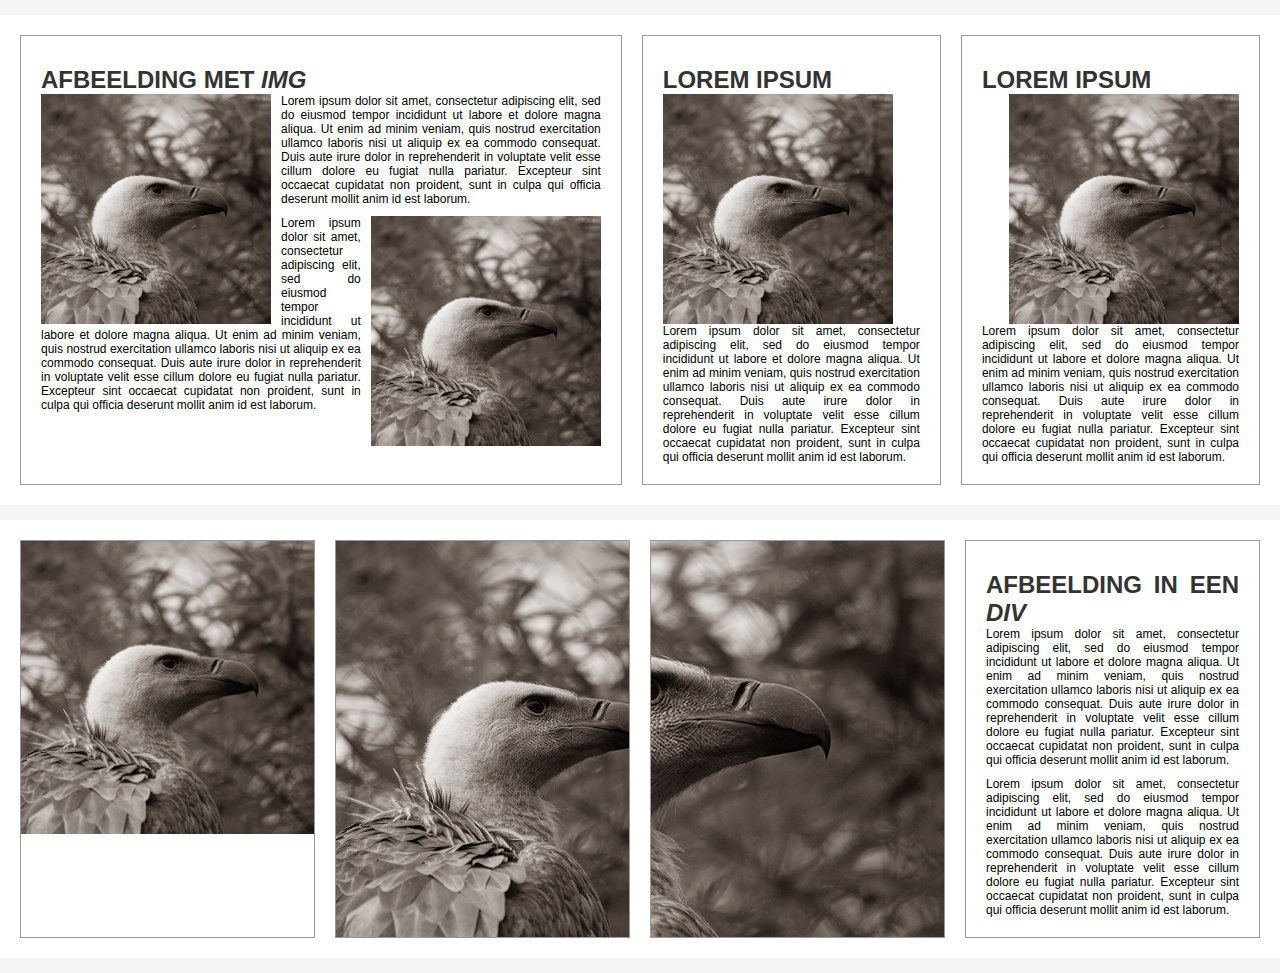
<file: voorbeeldenVanVNR/afbeeldingen/afbeeldingen.html>
<!DOCTYPE html>
<html lang="zxx">
    <head>
        <meta charset="utf-8">
        <title>afbeeldingen</title>
            <link rel="stylesheet" href="afbeeldingen.css">
    </head>
    <body>
        <div class="container">
            <div class="double">
                <h1>afbeelding met <em>img</em></h1>
                <img class="vogelplaatjeLinks" src="vogel.jpg" alt="roofvogel" />
                <p>
                    Lorem ipsum dolor sit amet, consectetur adipiscing elit, sed do eiusmod tempor incididunt ut labore et dolore magna aliqua. Ut enim ad minim veniam, quis nostrud exercitation ullamco laboris nisi ut aliquip ex ea commodo consequat. Duis aute irure dolor in reprehenderit in voluptate velit esse cillum dolore eu fugiat nulla pariatur. Excepteur sint occaecat cupidatat non proident, sunt in culpa qui officia deserunt mollit anim id est laborum.
                </p>
                <img class="vogelplaatjeRechts" src="vogel.jpg" alt="roofvogel" />
                <p>
                    Lorem ipsum dolor sit amet, consectetur adipiscing elit, sed do eiusmod tempor incididunt ut labore et dolore magna aliqua. Ut enim ad minim veniam, quis nostrud exercitation ullamco laboris nisi ut aliquip ex ea commodo consequat. Duis aute irure dolor in reprehenderit in voluptate velit esse cillum dolore eu fugiat nulla pariatur. Excepteur sint occaecat cupidatat non proident, sunt in culpa qui officia deserunt mollit anim id est laborum.
                </p>
            </div>
            <div class="box">
                <h1>lorem ipsum</h1>
                <img class="vogelplaatjeLinks" src="vogel.jpg" alt="roofvogel" />
                <p>
                    Lorem ipsum dolor sit amet, consectetur adipiscing elit, sed do eiusmod tempor incididunt ut labore et dolore magna aliqua. Ut enim ad minim veniam, quis nostrud exercitation ullamco laboris nisi ut aliquip ex ea commodo consequat. Duis aute irure dolor in reprehenderit in voluptate velit esse cillum dolore eu fugiat nulla pariatur. Excepteur sint occaecat cupidatat non proident, sunt in culpa qui officia deserunt mollit anim id est laborum.
                </p>
            </div>
            <div class="box">
                <h1>lorem ipsum</h1>
                <img class="vogelplaatjeRechts" src="vogel.jpg" alt="roofvogel" />
                <p>
                    Lorem ipsum dolor sit amet, consectetur adipiscing elit, sed do eiusmod tempor incididunt ut labore et dolore magna aliqua. Ut enim ad minim veniam, quis nostrud exercitation ullamco laboris nisi ut aliquip ex ea commodo consequat. Duis aute irure dolor in reprehenderit in voluptate velit esse cillum dolore eu fugiat nulla pariatur. Excepteur sint occaecat cupidatat non proident, sunt in culpa qui officia deserunt mollit anim id est laborum.
                </p>
            </div>
        </div>

        <div class="container">
            <div class="box fotodiv L">
            </div>
            <div class="box fotodiv M">
            </div>
            <div class="box fotodiv R">
            </div>
            <div class="box">
                <h1>afbeelding in een <em>div</em></h1>
                <p>
                    Lorem ipsum dolor sit amet, consectetur adipiscing elit, sed do eiusmod tempor incididunt ut labore et dolore magna aliqua. Ut enim ad minim veniam, quis nostrud exercitation ullamco laboris nisi ut aliquip ex ea commodo consequat. Duis aute irure dolor in reprehenderit in voluptate velit esse cillum dolore eu fugiat nulla pariatur. Excepteur sint occaecat cupidatat non proident, sunt in culpa qui officia deserunt mollit anim id est laborum.
                </p>
                <p>
                    Lorem ipsum dolor sit amet, consectetur adipiscing elit, sed do eiusmod tempor incididunt ut labore et dolore magna aliqua. Ut enim ad minim veniam, quis nostrud exercitation ullamco laboris nisi ut aliquip ex ea commodo consequat. Duis aute irure dolor in reprehenderit in voluptate velit esse cillum dolore eu fugiat nulla pariatur. Excepteur sint occaecat cupidatat non proident, sunt in culpa qui officia deserunt mollit anim id est laborum.
                </p>
            </div>
        </div>
    </body>
</html>
</file>
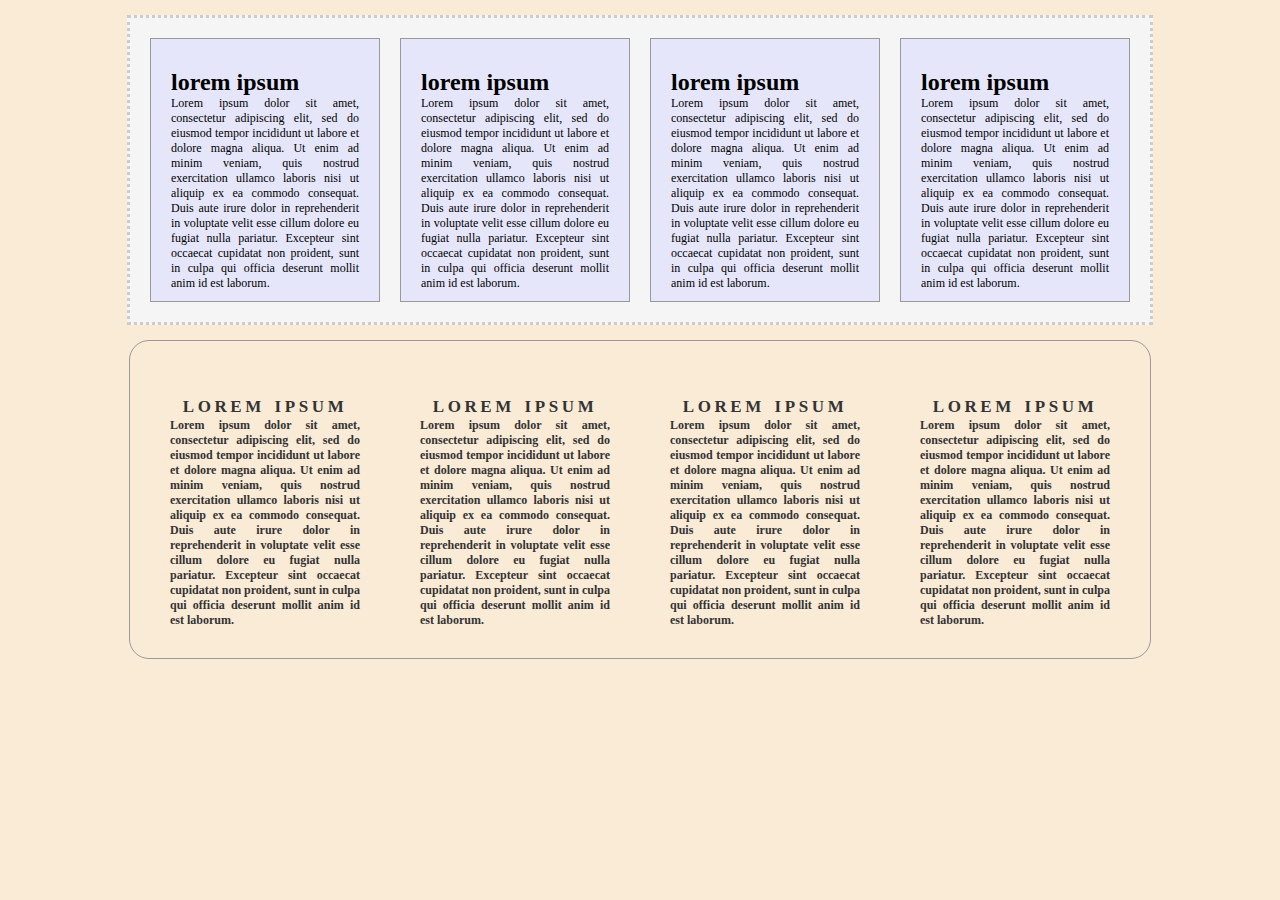
<file: voorbeeldenVanVNR/boxmodel/boxmodel.html>
<!DOCTYPE html>
<html lang="zxx">
    <head>
        <meta charset="utf-8">
        <title>boxmodel</title>
            <link rel="stylesheet" href="boxmodel.css">
    </head>
    <body>
        <div class="container">
            <div class="box">
                <h1>lorem ipsum</h1>
                <p>
                    Lorem ipsum dolor sit amet, consectetur adipiscing elit, sed do eiusmod tempor incididunt ut labore et dolore magna aliqua. Ut enim ad minim veniam, quis nostrud exercitation ullamco laboris nisi ut aliquip ex ea commodo consequat. Duis aute irure dolor in reprehenderit in voluptate velit esse cillum dolore eu fugiat nulla pariatur. Excepteur sint occaecat cupidatat non proident, sunt in culpa qui officia deserunt mollit anim id est laborum.
                </p>
            </div>
            <div class="box">
                <h1>lorem ipsum</h1>
                <p>
                    Lorem ipsum dolor sit amet, consectetur adipiscing elit, sed do eiusmod tempor incididunt ut labore et dolore magna aliqua. Ut enim ad minim veniam, quis nostrud exercitation ullamco laboris nisi ut aliquip ex ea commodo consequat. Duis aute irure dolor in reprehenderit in voluptate velit esse cillum dolore eu fugiat nulla pariatur. Excepteur sint occaecat cupidatat non proident, sunt in culpa qui officia deserunt mollit anim id est laborum.
                </p>
            </div>
            <div class="box">
                <h1>lorem ipsum</h1>
                <p>
                    Lorem ipsum dolor sit amet, consectetur adipiscing elit, sed do eiusmod tempor incididunt ut labore et dolore magna aliqua. Ut enim ad minim veniam, quis nostrud exercitation ullamco laboris nisi ut aliquip ex ea commodo consequat. Duis aute irure dolor in reprehenderit in voluptate velit esse cillum dolore eu fugiat nulla pariatur. Excepteur sint occaecat cupidatat non proident, sunt in culpa qui officia deserunt mollit anim id est laborum.
                </p>
            </div>
            <div class="box">
                <h1>lorem ipsum</h1>
                <p>
                    Lorem ipsum dolor sit amet, consectetur adipiscing elit, sed do eiusmod tempor incididunt ut labore et dolore magna aliqua. Ut enim ad minim veniam, quis nostrud exercitation ullamco laboris nisi ut aliquip ex ea commodo consequat. Duis aute irure dolor in reprehenderit in voluptate velit esse cillum dolore eu fugiat nulla pariatur. Excepteur sint occaecat cupidatat non proident, sunt in culpa qui officia deserunt mollit anim id est laborum.
                </p>
            </div>
        </div>

        <div class="container onder">
            <div class="box">
                <h1>lorem ipsum</h1>
                <p>
                    Lorem ipsum dolor sit amet, consectetur adipiscing elit, sed do eiusmod tempor incididunt ut labore et dolore magna aliqua. Ut enim ad minim veniam, quis nostrud exercitation ullamco laboris nisi ut aliquip ex ea commodo consequat. Duis aute irure dolor in reprehenderit in voluptate velit esse cillum dolore eu fugiat nulla pariatur. Excepteur sint occaecat cupidatat non proident, sunt in culpa qui officia deserunt mollit anim id est laborum.
                </p>
            </div>
            <div class="box">
                <h1>lorem ipsum</h1>
                <p>
                    Lorem ipsum dolor sit amet, consectetur adipiscing elit, sed do eiusmod tempor incididunt ut labore et dolore magna aliqua. Ut enim ad minim veniam, quis nostrud exercitation ullamco laboris nisi ut aliquip ex ea commodo consequat. Duis aute irure dolor in reprehenderit in voluptate velit esse cillum dolore eu fugiat nulla pariatur. Excepteur sint occaecat cupidatat non proident, sunt in culpa qui officia deserunt mollit anim id est laborum.
                </p>
            </div>
            <div class="box">
                <h1>lorem ipsum</h1>
                <p>
                    Lorem ipsum dolor sit amet, consectetur adipiscing elit, sed do eiusmod tempor incididunt ut labore et dolore magna aliqua. Ut enim ad minim veniam, quis nostrud exercitation ullamco laboris nisi ut aliquip ex ea commodo consequat. Duis aute irure dolor in reprehenderit in voluptate velit esse cillum dolore eu fugiat nulla pariatur. Excepteur sint occaecat cupidatat non proident, sunt in culpa qui officia deserunt mollit anim id est laborum.
                </p>
            </div>
            <div class="box">
                <h1>lorem ipsum</h1>
                <p>
                    Lorem ipsum dolor sit amet, consectetur adipiscing elit, sed do eiusmod tempor incididunt ut labore et dolore magna aliqua. Ut enim ad minim veniam, quis nostrud exercitation ullamco laboris nisi ut aliquip ex ea commodo consequat. Duis aute irure dolor in reprehenderit in voluptate velit esse cillum dolore eu fugiat nulla pariatur. Excepteur sint occaecat cupidatat non proident, sunt in culpa qui officia deserunt mollit anim id est laborum.
                </p>
            </div>
        </div>
    </body>
</html>
</file>
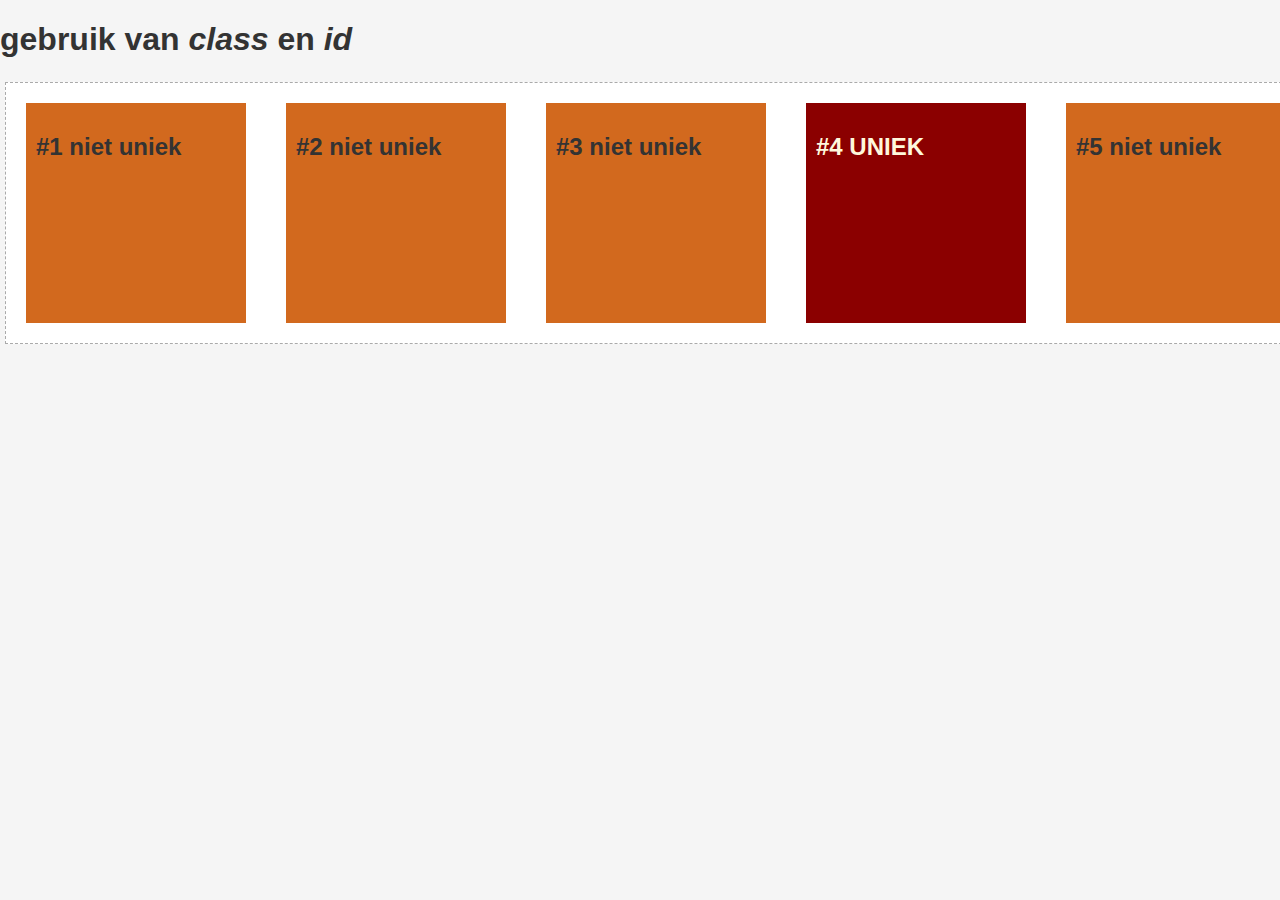
<file: voorbeeldenVanVNR/classID/classID.html>
<!DOCTYPE html>
<html lang="nl">
    <head>
        <meta charset="utf-8">
        <title>class & ID</title>
            <link rel="stylesheet" href="classID.css">
    </head>
    <body>
        <h1>gebruik van <em>class</em> en <em>id</em></h1>
        <div id="container">

            <div class="vierkant">
                <h2>#1 niet uniek</h2>
            </div>
            <div class="vierkant">
                <h2>#2 niet uniek</h2>
            </div>
            <div class="vierkant">
                <h2>#3 niet uniek</h2>                
            </div>
            <div class="vierkant" id="uniek">
                <h2>#4 uniek</h2>                
            </div>
            <div class="vierkant">
                <h2>#5 niet uniek</h2>                
            </div>
            
        </div>
    </body>
</html>
</file>
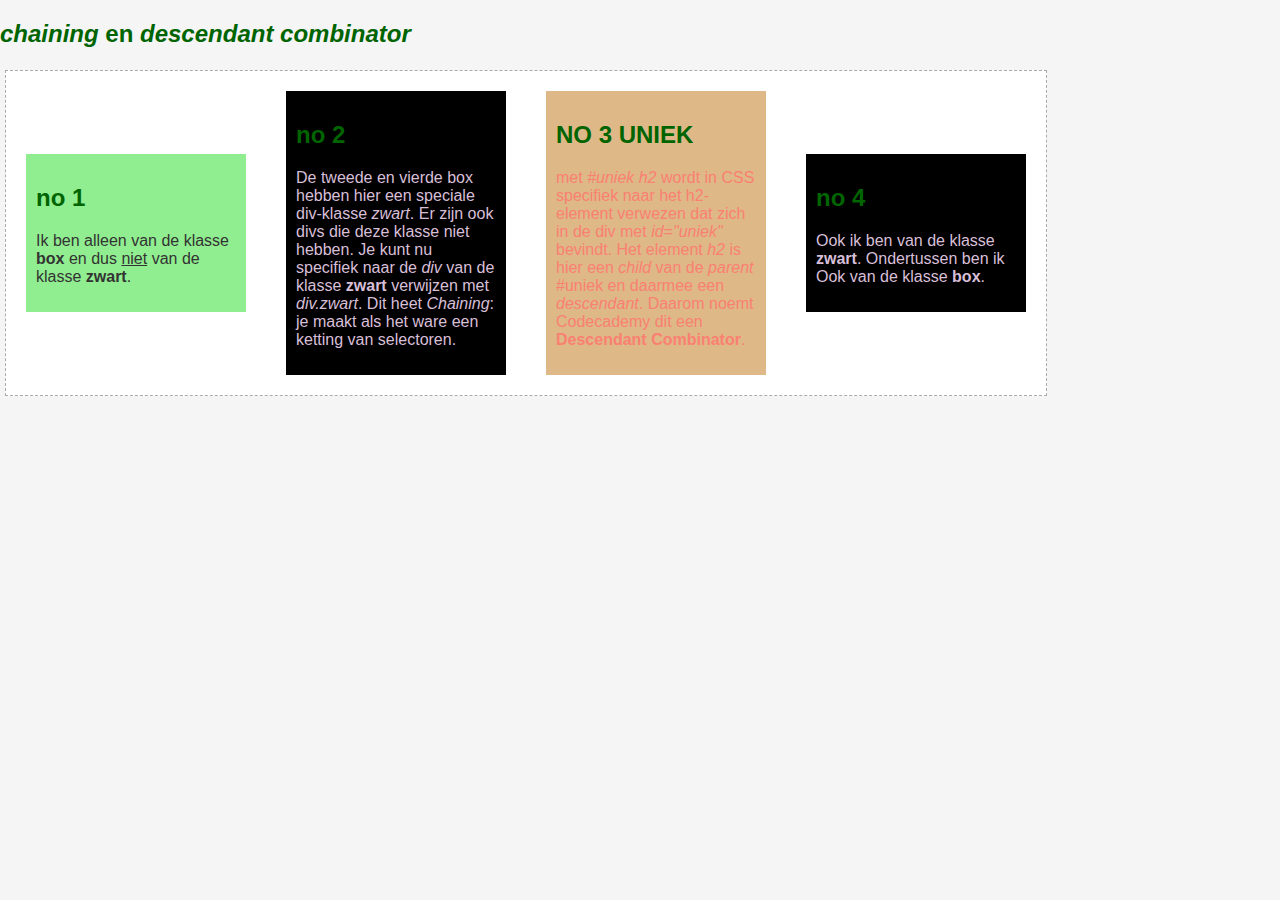
<file: voorbeeldenVanVNR/combi/combi.html>
<!DOCTYPE html>
<html lang="nl">
    <head>
        <meta charset="utf-8">
        <title>selectie van combinaties</title>
            <link rel="stylesheet" href="combi.css">
    </head>
    <body>
        <h2><em>chaining</em> en <em>descendant combinator</em></h2>
        <div id="container">
            <div class="box">
                <h2> no 1</h2>
                <p>
                    Ik ben alleen van de klasse <strong>box</strong> en dus <u>niet</u> van de klasse <strong>zwart</strong>.
                </p>
            </div>
            <div class="box zwart">
                <h2>no 2</h2>
                <p>
                    De tweede en vierde box hebben hier een speciale div-klasse <em>zwart</em>. Er zijn
                    ook divs die deze klasse niet hebben. Je kunt nu specifiek naar de <em>div</em>
                    van de klasse <strong>zwart</strong> verwijzen met <em>div.zwart</em>.
                    Dit heet <em>Chaining</em>: je maakt als het ware een ketting van selectoren.
                </p>
            </div>
            <div class="box" id="uniek">
                <h2>no 3 uniek</h2>   
                <p>
                    met <em>#uniek h2</em> wordt in CSS specifiek naar het h2-element verwezen dat
                    zich in de div met <em>id="uniek"</em> bevindt. Het element <em>h2</em> is hier
                    een <em>child</em> van de <em>parent</em> #uniek en daarmee een <em>descendant</em>.
                    Daarom noemt Codecademy dit een <strong>Descendant Combinator</strong>.
                </p>             
            </div>
            <div class="box zwart">
                <h2>no 4</h2>     
                <p>
                    Ook ik ben van de klasse <strong>zwart</strong>. Ondertussen ben ik Ook
                    van de klasse <strong>box</strong>.
                </p>           
            </div>
        </div>
    </body>
</html>
</file>
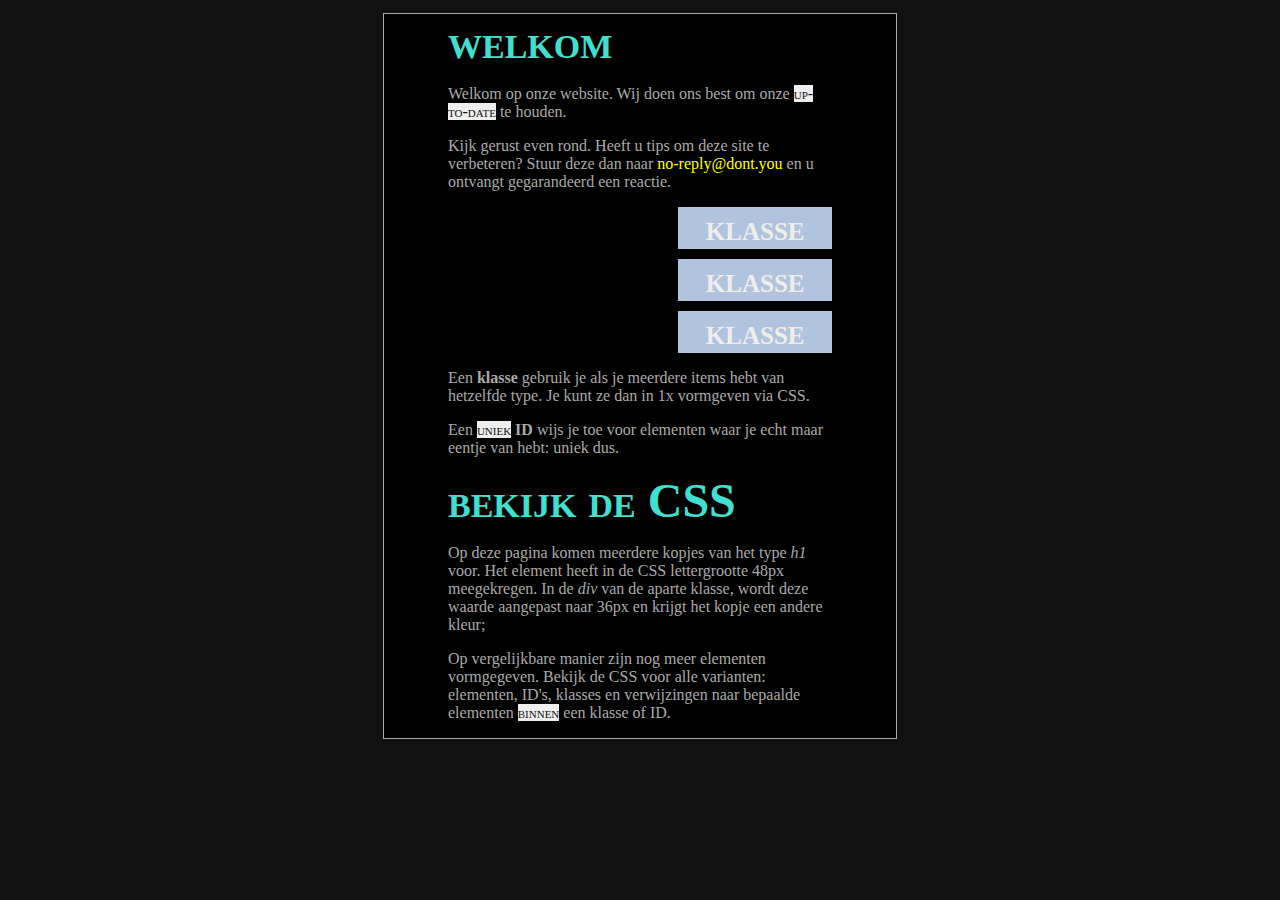
<file: voorbeeldenVanVNR/css1/css1.html>
<!DOCTYPE html>
<html lang="nl">
    <head>
        <meta charset="utf-8">
        <title>basis CSS</title>
        
            <link rel="stylesheet" href="css1.css">
        
    </head>
    <body>
        <div id="container">
            <h1>welkom</h1>
            <p>
               Welkom op onze website. Wij doen ons best om
               onze <span>up-to-date</span> te houden.
            </p>
            <p>
                Kijk gerust even rond. Heeft u tips om deze site te verbeteren?
                Stuur deze dan naar <a href="#">no-reply@dont.you</a> en u ontvangt gegarandeerd een reactie.
             </p>
             <div class="meerdaneen">
                 <h1>klasse</h1>
             </div>
             <div class="meerdaneen">
                <h1>klasse</h1>
            </div>
            <div class="meerdaneen">
                <h1>klasse</h1>
            </div>
            <p>
                Een <strong>klasse</strong> gebruik je als je meerdere items hebt van hetzelfde type.
                Je kunt ze dan in 1x vormgeven via CSS.
            </p>
            <p>
                Een <span>uniek</span> <strong>ID</strong> wijs je toe voor elementen waar je echt
                maar eentje van hebt: uniek dus.
            </p>
            <h1>bekijk de CSS</h1>
            <p>
                Op deze pagina komen meerdere kopjes van het type <em>h1</em> voor.
                Het element heeft in de CSS lettergrootte 48px meegekregen. In de <em>div</em>
                van de aparte klasse, wordt deze waarde aangepast naar 36px en krijgt het kopje een andere kleur;
            </p>
            <p>
                Op vergelijkbare manier zijn nog meer elementen vormgegeven. Bekijk de CSS voor alle
                varianten: elementen, ID's, klasses en verwijzingen naar bepaalde elementen <span>binnen</span> een klasse of ID.
            </p>
        </div>
    </body>
</html>
</file>
<file: bronnen/bronnen.css>
body {
  padding: 0;
  margin: 0;   
  font-family: 'Mukta',sans-serif;
}

h1,h2,h3 {
  margin: 0;
}

h2 {
  padding: 10px;
  background-color: #555;
  color: whitesmoke;
  font-size: 1.2em;
  text-transform: uppercase;
  text-align: center;
  letter-spacing: 2px;
}

h3 {
  margin-top: 3em;
  padding-top: .56em;
  border-top: .2em solid #555;
}

li,ul {
  padding: 5px 2px 2px 2px;
  margin: 0;
}

li {
  list-style: none;
}

a {
  text-decoration: none;
  color: blue;
  text-transform: uppercase;
}

a:hover {
  color: whitesmoke;
  background-color: #111;
}

li:hover {
  background-color: yellow;
}
  
#container {
  width: 80%;
  margin: auto;
  margin-top: 3%;
  padding: 1%;
  background-color: whitesmoke;
  color: #555;
  border: 1px dashed #555;
}

#grid-container {
  display: grid;
  grid-template-rows: repeat(2, 1fr); /* 1fr: gebruik alle free space */
  grid-template-columns: repeat(3, 1fr);
  grid-gap: 2vw; /* 2 t.o.v. viewport width */    
}
  
.box {
  font-family: 'Josefin Sans',sans-serif;
  background-color: #FFF;
}

.c2 h3 a {
  color: #1FABDA;
}
</file>
<file: overMij/design.css>
body{
    background-color: rgb(192, 214, 187);
}
p{
    color: rgb(71, 49, 15);
}
h1{
    color: rgb(71, 49, 15); 
}
h1{
    font-style: oblique;
}
h3{
    color: rgb(71, 49, 15);
}
table{
    color: rgb(71, 49, 15);
}
table, th, td {
    border: 1px solid black;
    border-collapse: collapse;
  }
</file>
<file: PO/css/vormgeving.css>
body{
    background-image: url(kos-island-2-1920.jpg);
    font-family: Zen Antique;
}


#sticky {
    position: sticky;
    margin-top: 0px;
    margin-left: 0px;
    padding: 0px;
    font-size: 40px;
    color: rgb(4, 77, 110);
    text-align: center;
    margin: 0px;
    background-color: rgb(235, 230, 227);
    width: 1000px;
    height: 90px;
    font-family: serif;

}

#button li{
    font-size: 25px;
    margin-top: 1.5rem;
    line-height: 1.5 rem;
    display: block;
}

li{
    background-color: rgb(235, 230, 227);
    width: 30px;
    padding-left: 20px;
    padding-bottom: 4px;
    padding-right: 150px;
    padding-top: 4px;
    margin-left: 20px;
    margin-right: 50px;
    margin: 20px;
}

a:link {
    text-decoration: none;
}
a:active {
    text-decoration: none;
}
a:hover {
    background-color: rgb(216, 181, 135);
    box-shadow: 0 12px 16px 0 rgba(0, 0, 0, 0.24), 0 17px 50px 0 rgba(0, 0, 0, 0.19);
    transition-duration: 0.4s;
}
 a:visited {
    color: rgb(8, 48, 66);
} 
#wassup {
    display: flex;
}

#aes, #aes2 {
    margin-top: 25px;
    margin-right: 50px;
    margin-bottom: 150px;
    padding: 3px 40px 40px 20px;
    background-color: rgb(235, 230, 227);
    font-size: larger;
    color: rgb(8, 48, 66);
    position: relative;
}


#aes2 p {
    width: 400px;
    height: 250px;
}

#second {
    margin: 1.5rem;
    margin-right: 200px;
    margin-bottom: 150px;
    padding: 3px 8px 5px 8px;
    background-color: rgba(214, 154, 23, 0.397);
    font-size: x-large;
    color: rgb(3, 8, 49);
    position: relative; 
    top: 470px;
    right: 740px;

}

#third {
    margin: 1.5rem;
    margin-right: 200px;
    margin-bottom: 150px;
    padding: 20px 30px 20px 30px;
    background-color: rgba(97, 168, 103, 0.733);
    position: relative; 
    top: 470px;
    right: 175px;
}

#fourth {
    margin: 1.5rem;
    background-color: rgb(170, 147, 133);
    position: relative; 
    top: 450px;
    right: 400px;
    border: 5px solid rgb(170, 147, 133);
}

#fifth {
    margin-top: 0px;
    margin-left: 500px;
    margin-bottom: 300px;
    background-color: rgb(83, 117, 73); 
    border: 5px solid rgb(83, 117, 73);
}

#sixth {
    margin-left: 200px;
    margin-top: 45px;
}
</file>
<file: voorbeeldenVanVNR/css/vb.css>
body {
    padding: 0;
    margin: 0;   
    font-family: 'Mukta',sans-serif;
}

#container {
    width: 45%;
    margin: auto;
    margin-top: 3%;
    padding: 5%;
    background-color: whitesmoke;
    color: #555;
    border: 1px dashed #555;
}

table {
    width: 100%;
    height: auto;
    margin-left: 0%;
    border-collapse: collapse;
    background-color: #FFF;
    font-family: 'Josefin Sans',sans-serif;
}

thead {
    background-color: #555;
}

th {
    padding: 10px 0px 10px 0px;
    color: whitesmoke;
    font-size: 1.2em;
    text-transform: uppercase;
    text-align: left;
    letter-spacing: 2px;
}

tr {
    border-bottom: 1px solid #555;
}

td,th {
    padding: 0.2em;
    padding-top: 0.4em;
}

a {
    text-decoration: none;
    color: dodgerblue;
}

tbody a {
    color: blue;
    text-transform: uppercase;
}

tbody tr:hover {
    background-color: whitesmoke;
}
</file>
<file: voorbeeldenVanVNR/afbeeldingen/afbeeldingen.css>
* {
    margin: 0;
    padding: 0;
}

body {
    background-color: whitesmoke;
    font-family:'Segoe UI', Tahoma, Geneva, Verdana, sans-serif;
    font-size: 12px;
}

h1 {
    text-transform: uppercase;
    color: #333;
    margin-left: 0px;
}

p {
    margin-bottom: 10px;
}

.vogelplaatjeLinks, .vogelplaatjeRechts {
    width: 230px;
}

.vogelplaatjeLinks {
    float: left;
    margin-right: 10px;

}

.vogelplaatjeRechts {
    float: right;
    margin-left: 10px;
}

.fotodiv {
    background-image: url(vogel.jpg);
}

.L {
    background-size: contain;
    background-repeat: no-repeat;
    background-position-x: left;
}

.M {
    background-size: cover;
    background-repeat: no-repeat;
    background-position-y: bottom;
}

.R {
    background-size: auto;
    background-repeat: no-repeat;
    background-position: right center;
}

.container {
    max-width: 1652px;
    background-color: white;
    padding: 10px;
    margin: 15px auto;
    text-align: justify;
    display: flex;
}

.box, .double {
    background-color:transparent;
    margin: 10px;
    padding: 30px 20px 10px 20px;
    border: 1px solid #999;
}

.box {
    width: 350px;
}

.double {
    width: 762px;
}
</file>
<file: voorbeeldenVanVNR/boxmodel/boxmodel.css>
body {
    background-color:antiquewhite;
    font-family: Cambria, Cochin, Georgia, Times, 'Times New Roman', serif;
    font-size: 12px;
    /* MERK OP: de body heeft standaard een margin */
    margin: 0;
}

.container {
    background-color: whitesmoke;
    width: 1000px;
    padding: 10px;
    margin: 15px auto;
    text-align: justify;
    display: flex;
    border: 3px dotted #CCC;
}

.box {
    background-color:lavender;
    margin: 10px;
    /* met de klok mee van boven naar rechts naar onder naar links */
    padding: 30px 20px 10px 20px;
    border: 1px solid #999;
}

.onder {
    font-weight: 600;
    border: 1px solid #999;
    border-radius: 20px;
    background-color: transparent;
    color: #333;
}

.onder .box {
    background-color: transparent;
    border: none;
}

.onder .box:hover {
    background-color: whitesmoke;
    border: 1px solid red;
    margin: 9px;
}

h1,p {
    margin: 0px;
}

.onder h1 {
    font-variant: small-caps;
    letter-spacing: .15em;
    text-align: center;
}
</file>
<file: voorbeeldenVanVNR/classID/classID.css>
body {
    padding: 0;
    margin: 0;   
    font-family:'Segoe UI', Tahoma, Geneva, Verdana, sans-serif;
    background-color: whitesmoke;
    background-size: cover;
    color: #333;
}

#container {
    margin: 2px 5px 2px 5px;
    border: 1px dashed #AAA;
    align-items: center;
    display:inline-flex;
    background-color: white;
}

#uniek {
    background-color: darkred;
    color: salmon;
}

.vierkant {
    width: 200px;
    height: 200px;
    margin: 20px;
    background-color: chocolate;
    padding: 10px;
}

#uniek h2 {
    text-transform: uppercase;
    color: cornsilk;
}
</file>
<file: voorbeeldenVanVNR/combi/combi.css>
body {
    padding: 0;
    margin: 0;   
    font-family:'Segoe UI', Tahoma, Geneva, Verdana, sans-serif;
    background-color: whitesmoke;
    background-size: cover;
    color: #333;
}

#container {
    margin: 2px 5px 2px 5px;
    border: 1px dashed #AAA;
    align-items: center;
    display:inline-flex;
    background-color: white;
}

.box {
    width: 200px;
    margin: 20px;
    background-color: lightgreen;
    padding: 10px;
}

h2 {
    color: darkgreen;
}

div.zwart {
    background-color: black;
    color: thistle;
}

#uniek {
    background-color: burlywood;
    color: salmon;
}

#uniek h2 {
    text-transform: uppercase;
}
</file>
<file: voorbeeldenVanVNR/css1/css1.css>
body {
    padding: 0;
    margin: 0;   
    font-family:Cambria, Cochin, Georgia, Times, 'Times New Roman', serif;
    color: #AAA;
    background-color: #111;
}

h1 {
    font-size: 48px;
    color: turquoise;
    margin: 0;
}

a {
    text-decoration: none;
    color: yellow;
}

span,a:hover {
    color: #111;
    background-color: #EEE;
}

#container {
    border: 1px solid #AAA;
    background-color: #000;
    width: 30%;
    margin: auto;
    margin-top: 1%;
    padding: 0 5% 0 5%;    
}

#container h1,span {
    font-variant: small-caps;
}

.meerdaneen {
    background-color: #AAA;
    background-color: lightsteelblue;
    width: 40%;
    margin-left: auto;
    margin-bottom: 10px;
    text-align: center;
}

.meerdaneen h1 {
    color: #EEE;
    font-size: 36px;
    margin: 0;
}
</file>
